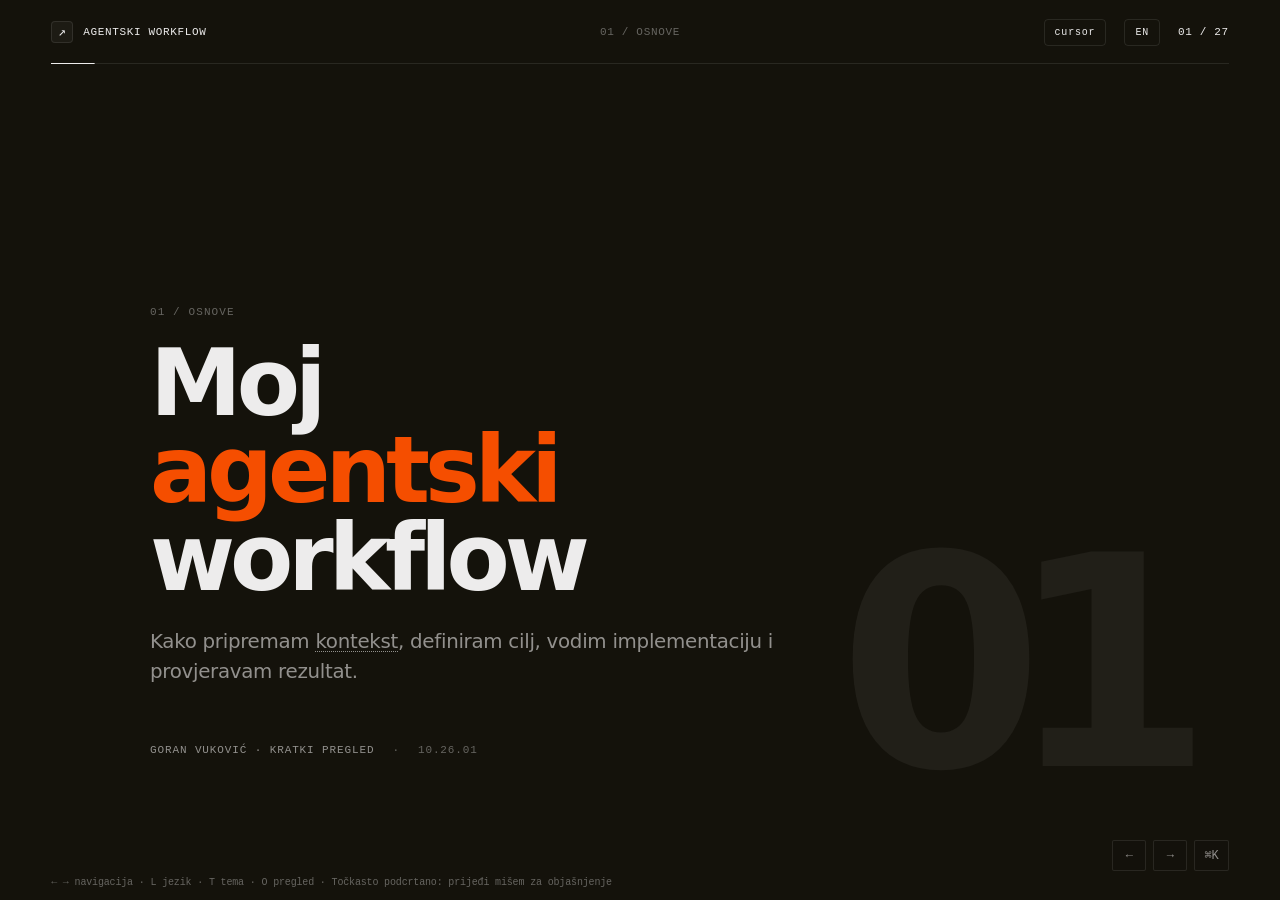
<file: index.html>
<!doctype html>
<html lang="hr" data-theme="cursor-dark">
  <head>
    <meta charset="utf-8" />
    <meta name="viewport" content="width=device-width, initial-scale=1" />
    <meta name="theme-color" id="theme-color" content="#14120b" />
    <meta name="description" content="Moj agentski workflow: od modela i konteksta do planiranja, fokusiranih faza, provjere i aktualne dokumentacije." />
    <title>Moj agentski workflow</title>
    <link rel="preconnect" href="https://fonts.googleapis.com" />
    <link rel="preconnect" href="https://fonts.gstatic.com" crossorigin />
    <link href="https://fonts.googleapis.com/css2?family=DM+Mono:wght@400;500&family=DM+Sans:wght@400;500;600;700&family=Space+Grotesk:wght@500;600;700&display=swap" rel="stylesheet" />
    <link rel="stylesheet" href="styles.css?v=tree" />
    <link rel="stylesheet" href="themes/cursor-dark.css?v=tree" />
  </head>
  <body>
    <main id="deck" aria-live="polite"></main>

    <div class="chrome">
      <div class="chrome__brand"><span class="brand-mark">↗</span><span data-ui="brand">agentski workflow</span></div>
      <div class="chrome__section" id="section-label"></div>
      <div class="chrome__right">
        <button class="theme-toggle" id="theme-toggle" type="button" aria-label="Promijeni temu">tema</button>
        <button class="lang-toggle" id="lang-toggle" type="button" aria-label="Prebaci na engleski">EN</button>
        <span class="slide-count" id="slide-count">01 / 27</span>
      </div>
    </div>

    <div class="progress" aria-hidden="true"><span id="progress-bar"></span></div>

    <nav class="controls" aria-label="Kontrole prezentacije">
      <button id="prev" type="button" aria-label="Prethodni slajd">←</button>
      <button id="next" type="button" aria-label="Sljedeći slajd">→</button>
      <button id="overview" type="button" aria-label="Otvori pregled slajdova">⌘K</button>
    </nav>

    <div class="hint" id="hint">← → navigacija&nbsp;&nbsp; · &nbsp;L jezik&nbsp;&nbsp; · &nbsp;T tema&nbsp;&nbsp; · &nbsp;O pregled</div>
    <div class="overview" id="overview-panel" aria-hidden="true">
      <div class="overview__inner">
        <div class="overview__top"><span data-ui="overviewTitle">Pregled</span><button id="close-overview" type="button">Esc</button></div>
        <div class="overview__grid" id="overview-grid"></div>
      </div>
    </div>

    <script src="dictionary.js"></script>
    <script src="glossary.js"></script>
    <script src="script.js"></script>
  </body>
</html>
</file>
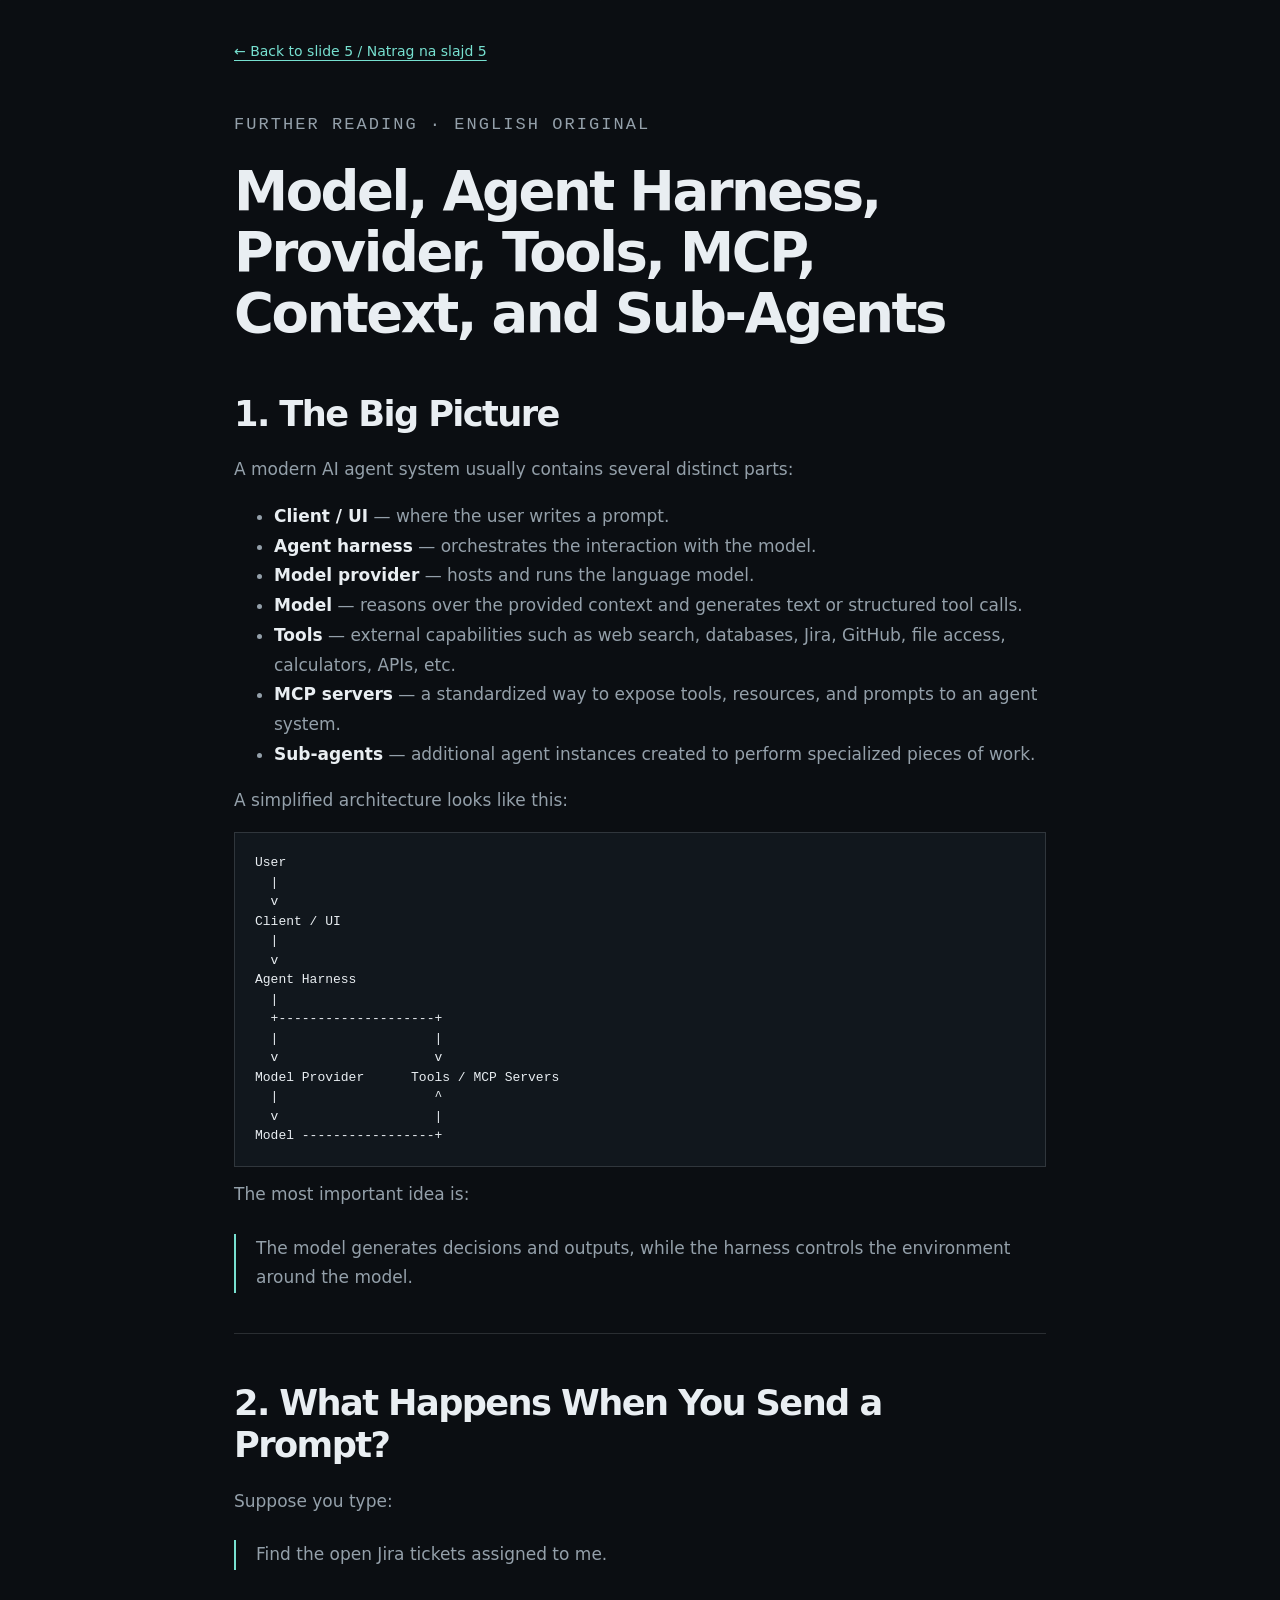
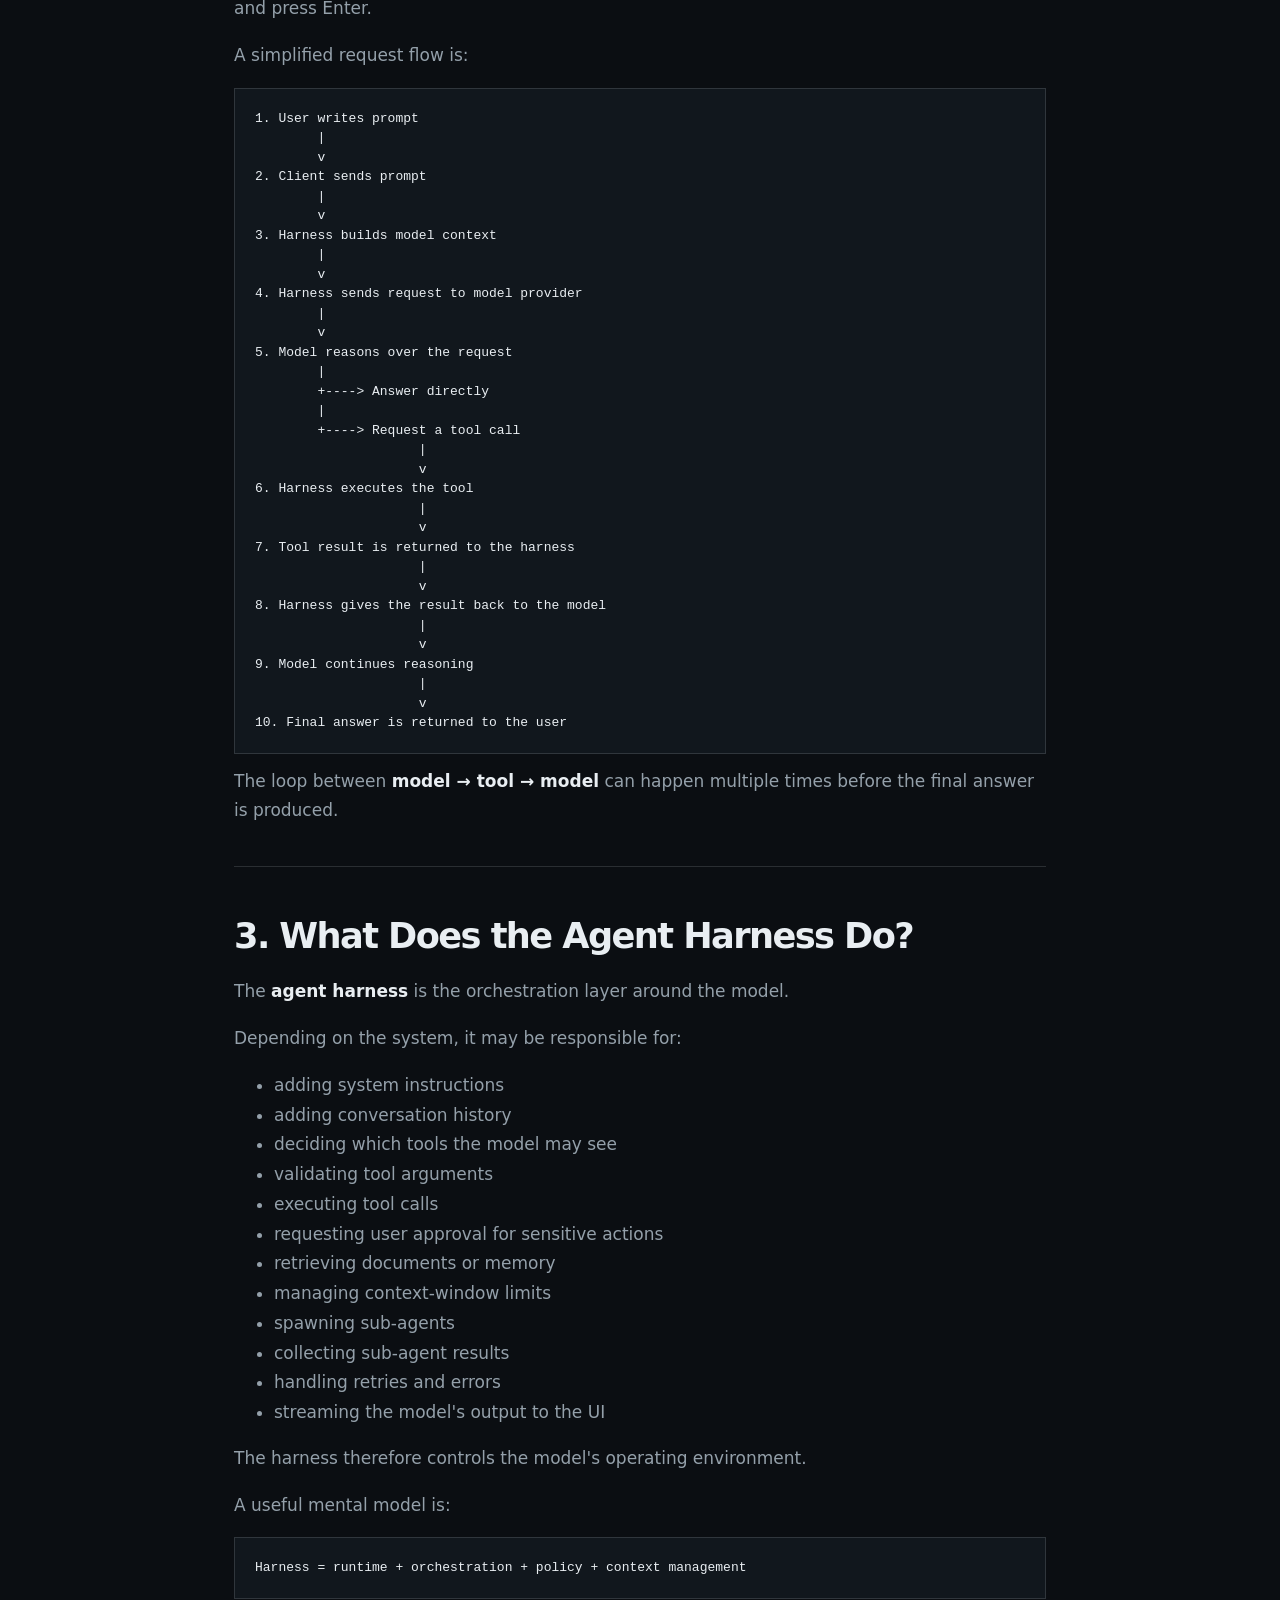
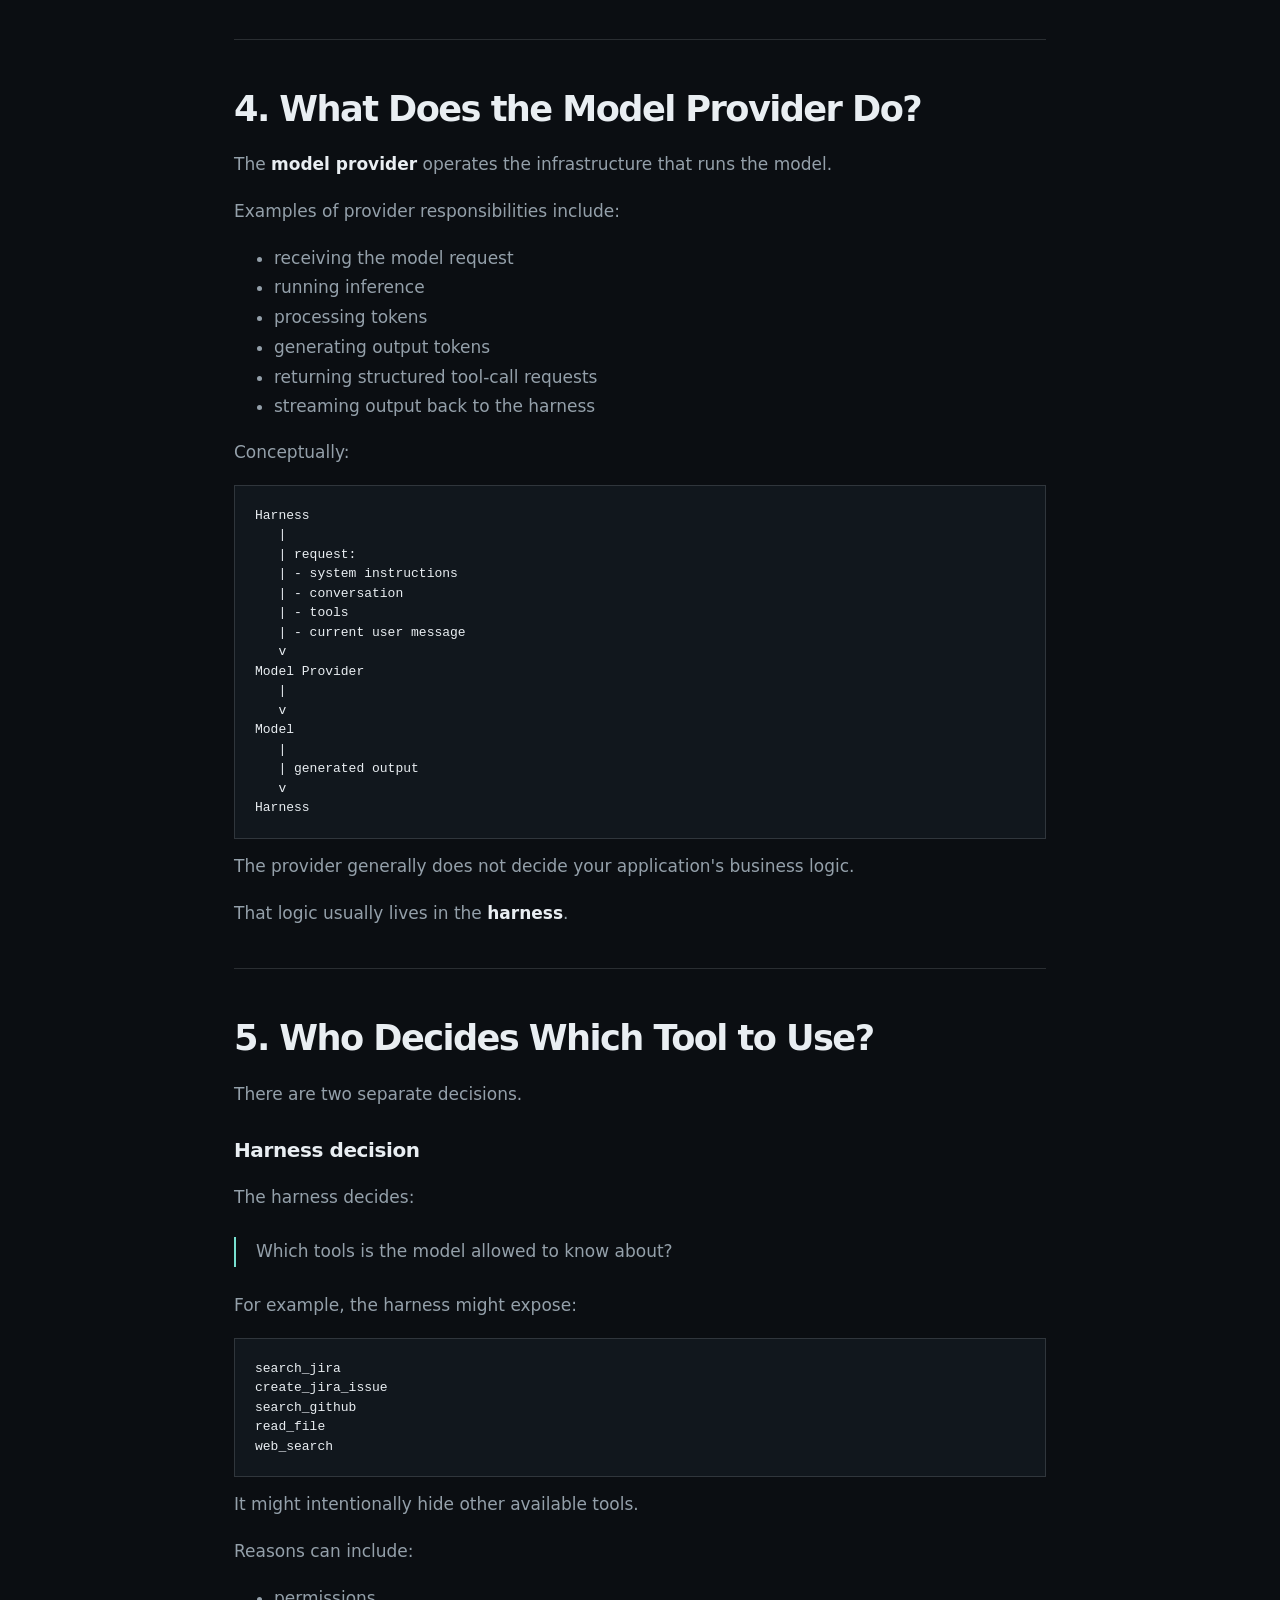
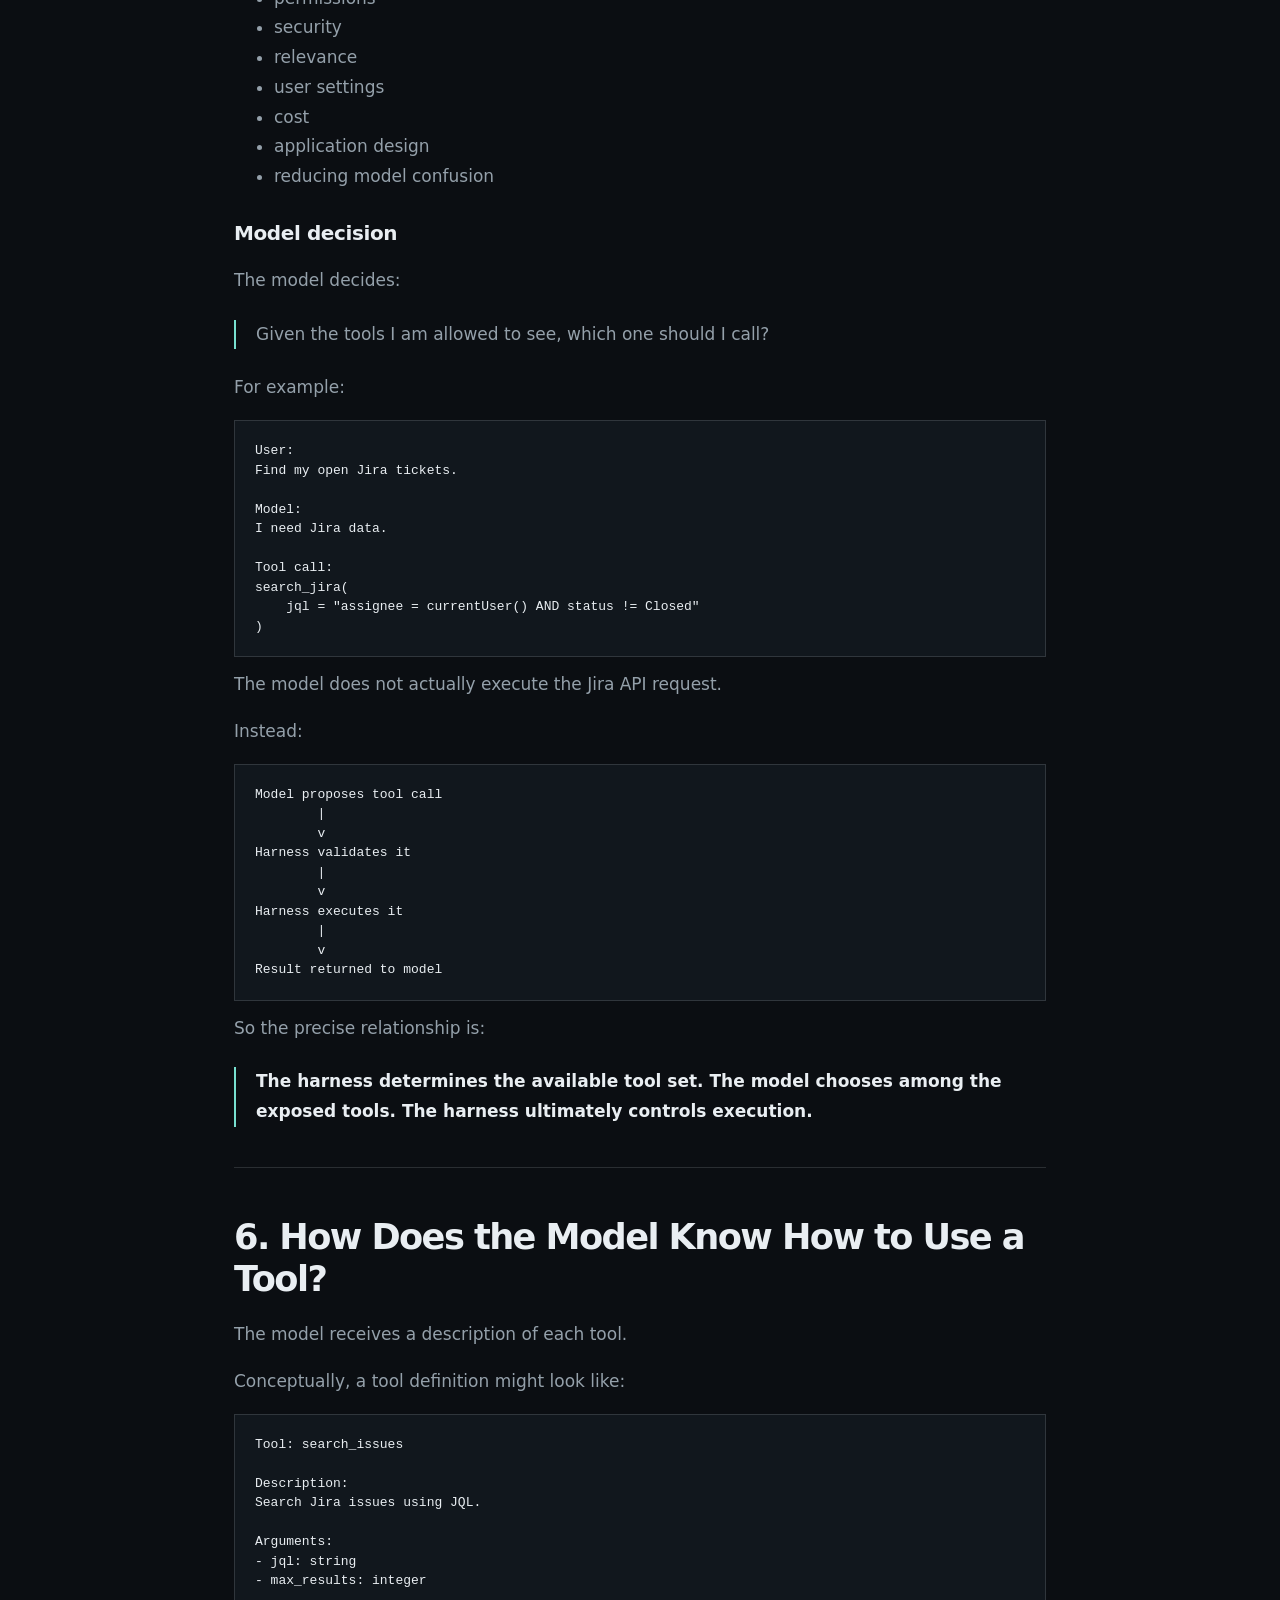
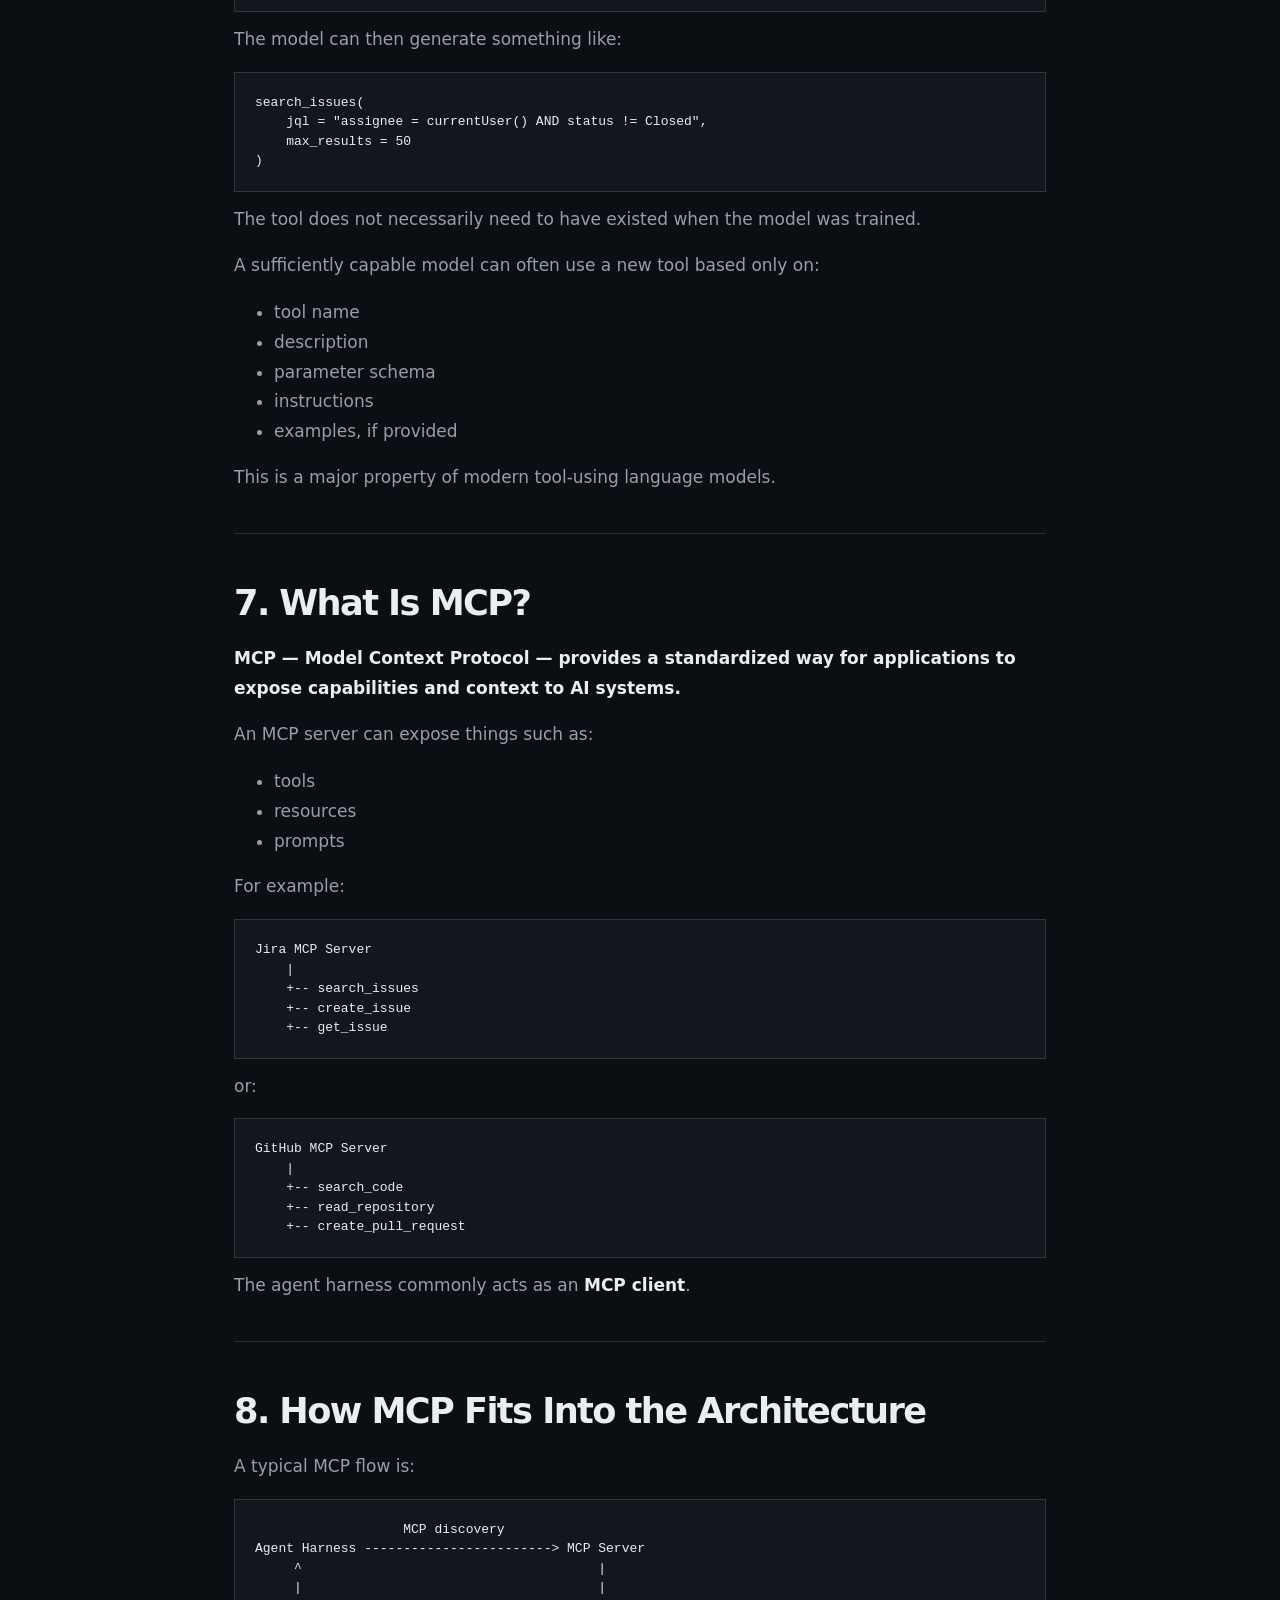
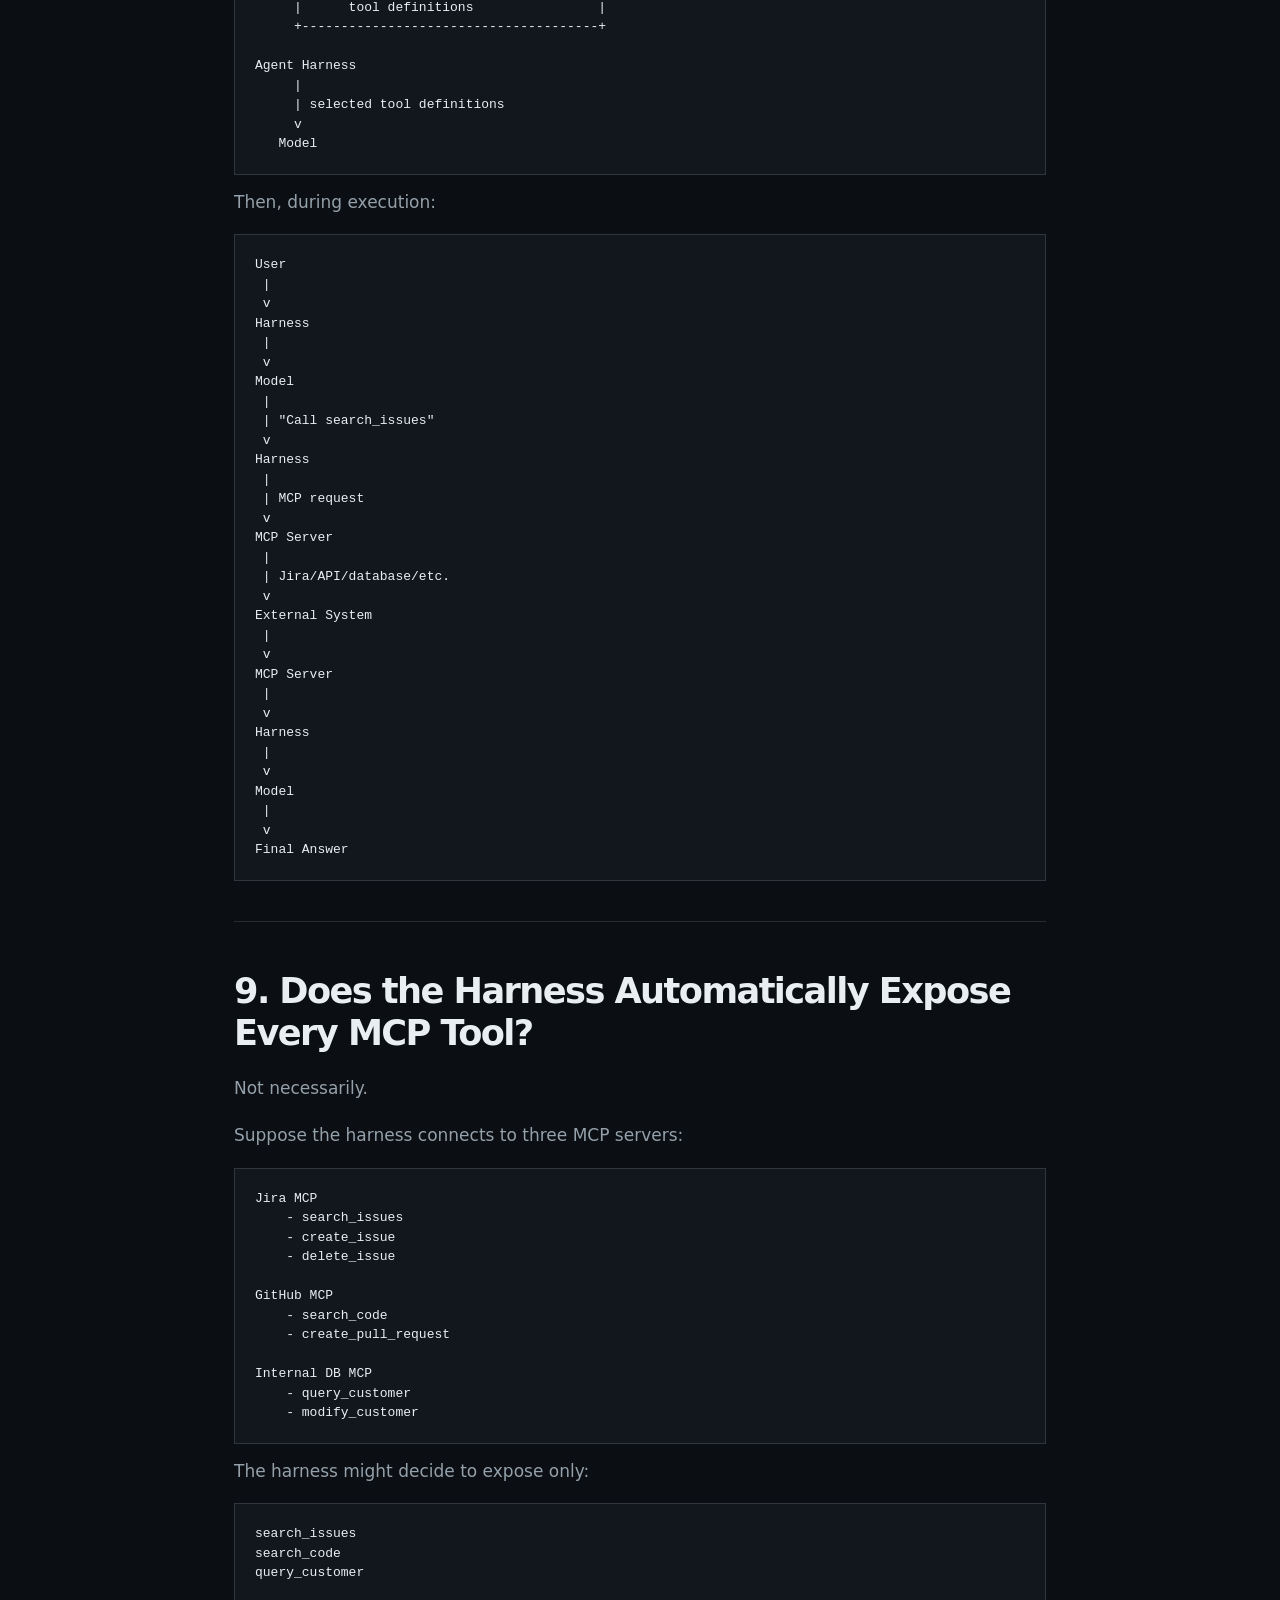
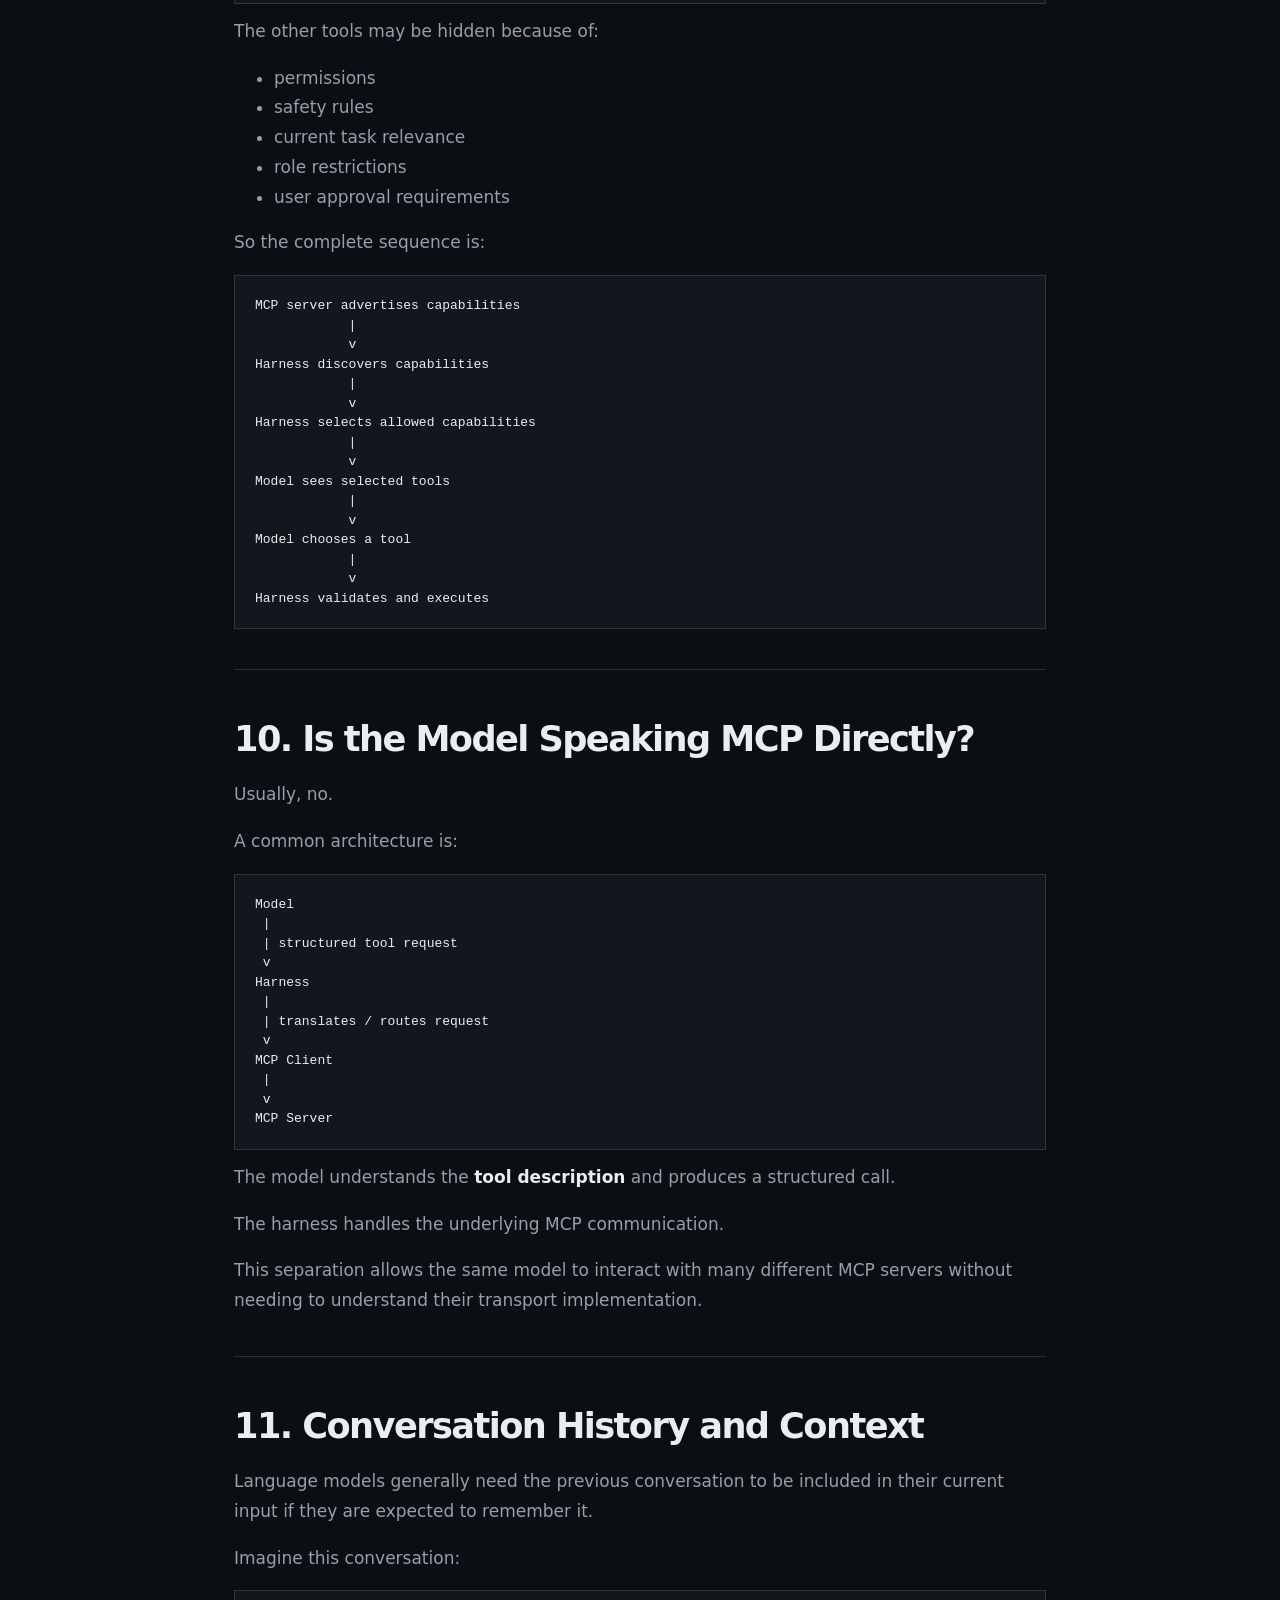
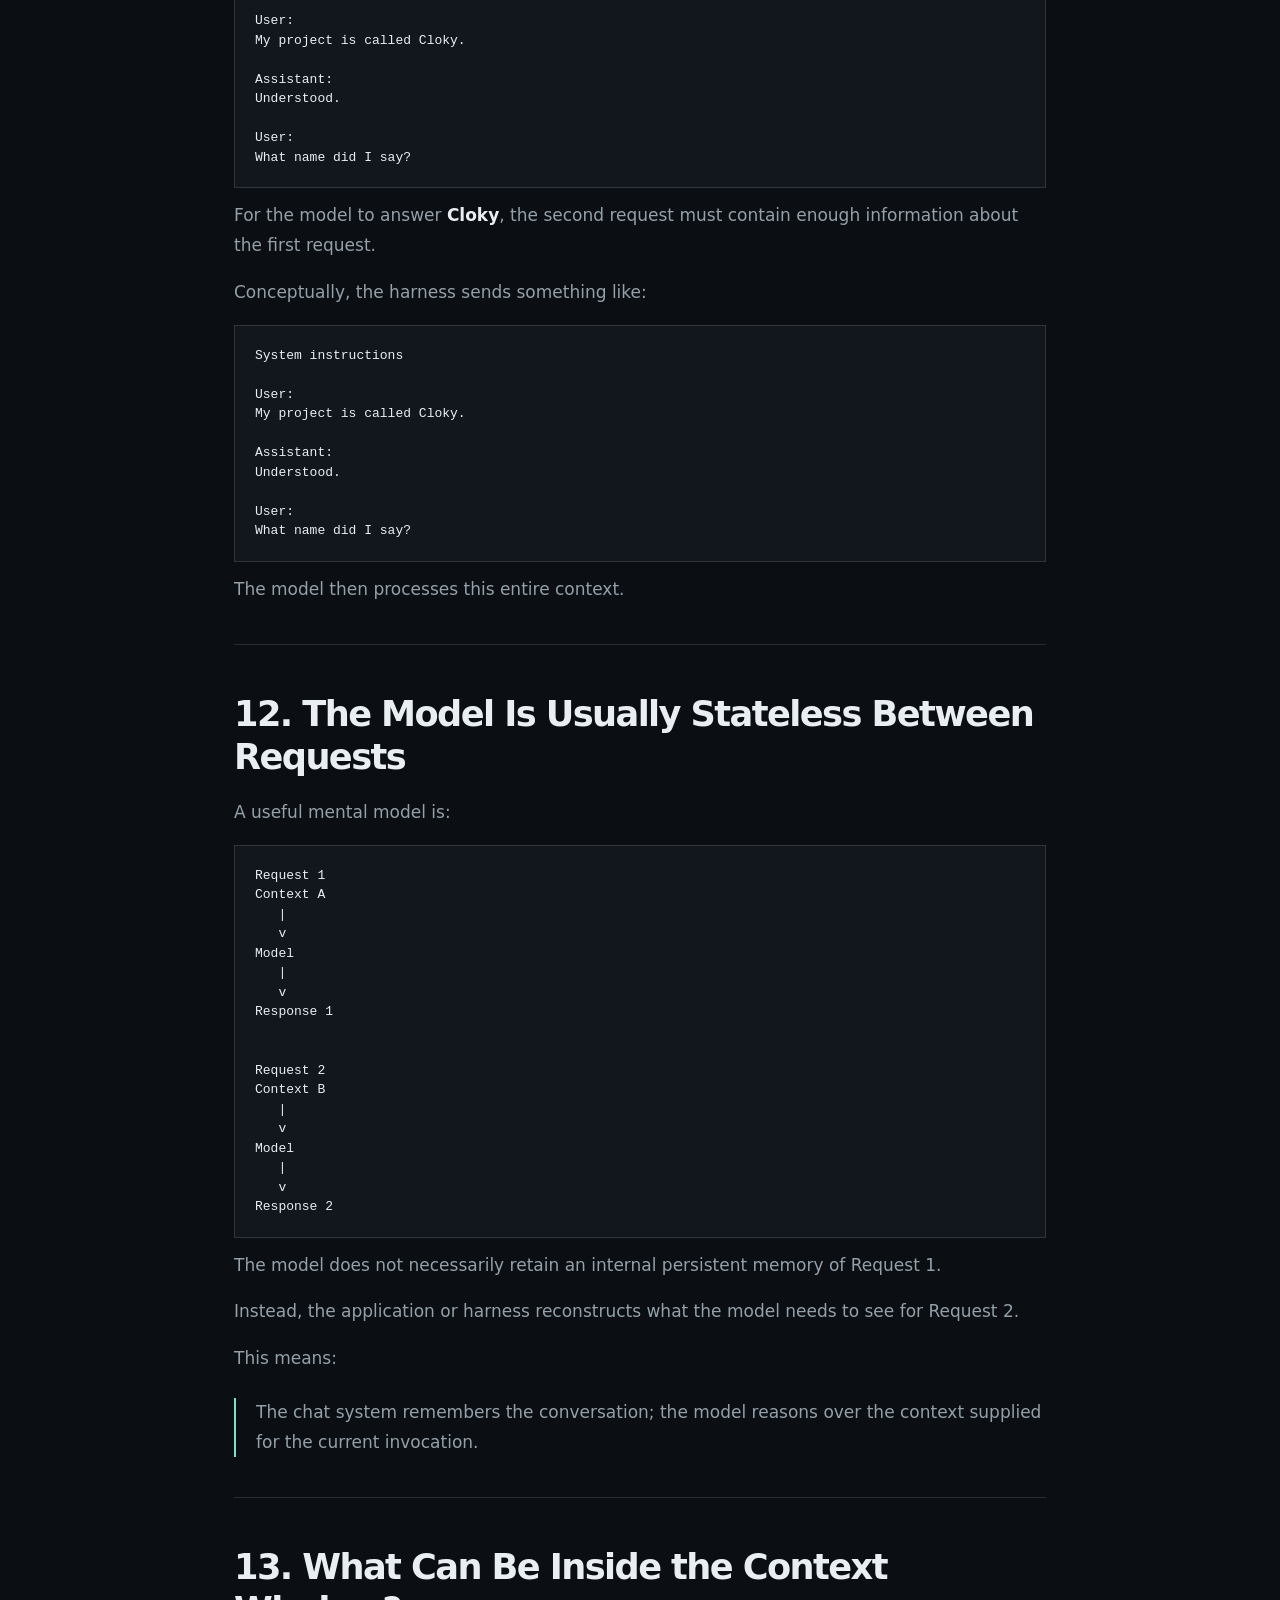
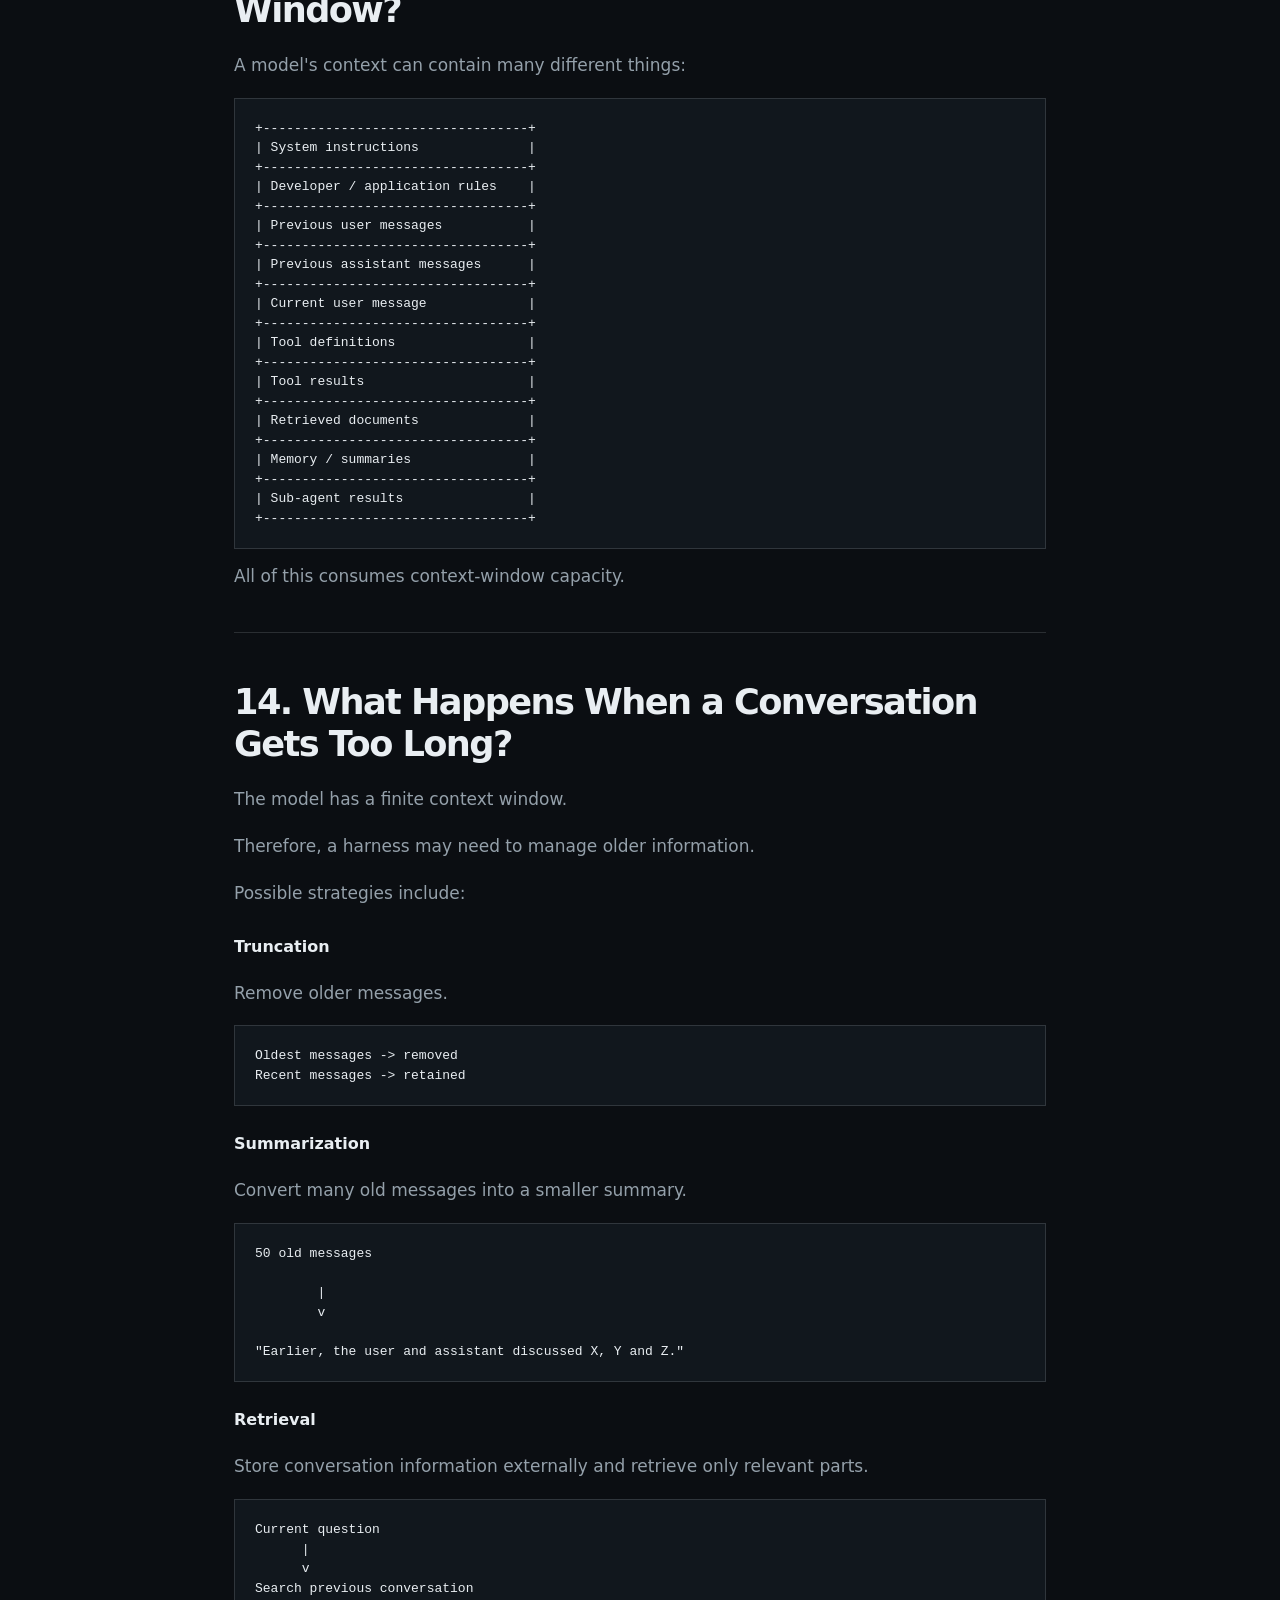
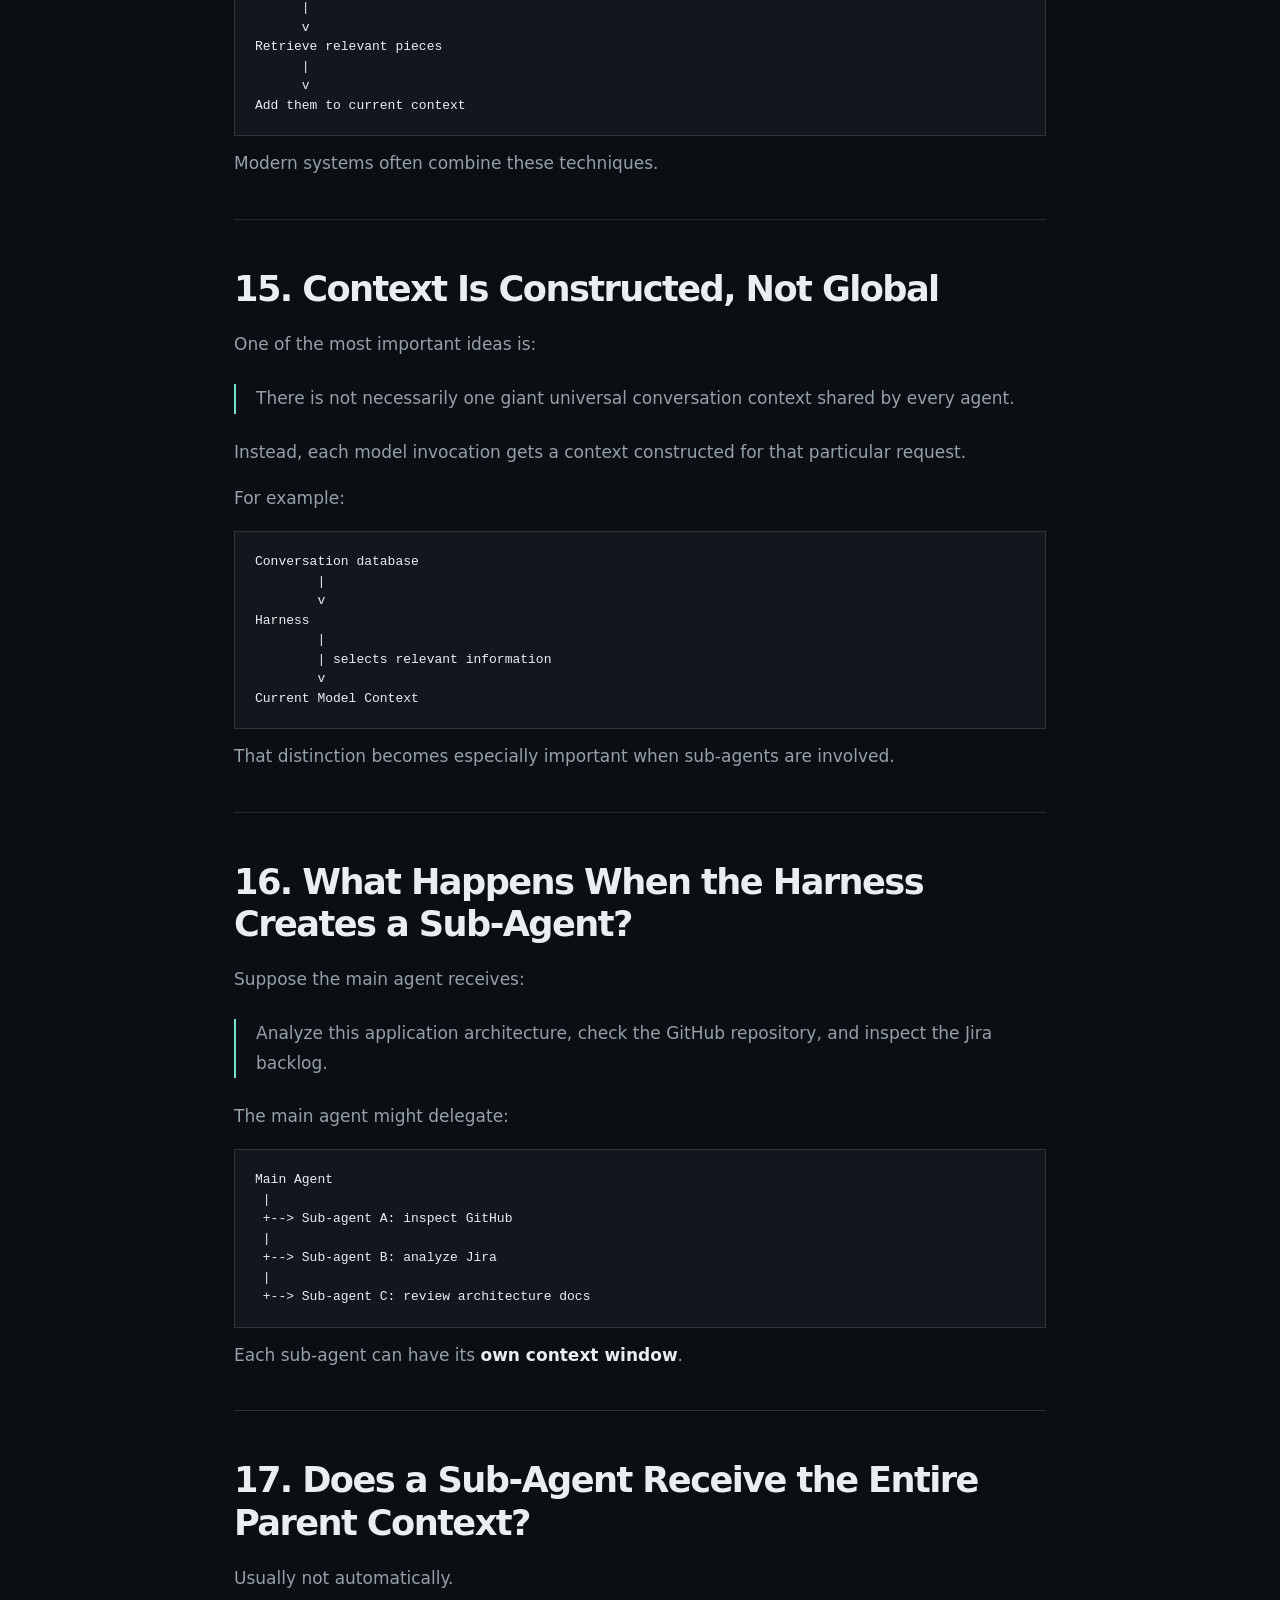
<file: model-agent-harness-mcp-context-guide.html>
<!doctype html>
<html lang="en">
<head>
  <meta charset="utf-8">
  <meta name="viewport" content="width=device-width, initial-scale=1">
  <title>Model, Agent Harness, MCP and Context — Process guide</title>
  <link rel="stylesheet" href="styles.css">
  <link rel="stylesheet" href="guide.css">
</head>
<body class="guide">
  <main>
    <nav aria-label="Guide navigation"><a href="index.html?slide=5">← Back to slide 5 / Natrag na slajd 5</a></nav>
    <p class="eyebrow">Further reading · English original</p>
    <article><h1 id="model-agent-harness-provider-tools-mcp-context-and-sub-agents">Model, Agent Harness, Provider, Tools, MCP, Context, and Sub-Agents</h1>
<h2 id="1-the-big-picture">1. The Big Picture</h2>
<p>A modern AI agent system usually contains several distinct parts:</p>
<ul>
<li><strong>Client / UI</strong> — where the user writes a prompt.</li>
<li><strong>Agent harness</strong> — orchestrates the interaction with the model.</li>
<li><strong>Model provider</strong> — hosts and runs the language model.</li>
<li><strong>Model</strong> — reasons over the provided context and generates text or structured tool calls.</li>
<li><strong>Tools</strong> — external capabilities such as web search, databases, Jira, GitHub, file access, calculators, APIs, etc.</li>
<li><strong>MCP servers</strong> — a standardized way to expose tools, resources, and prompts to an agent system.</li>
<li><strong>Sub-agents</strong> — additional agent instances created to perform specialized pieces of work.</li>
</ul>
<p>A simplified architecture looks like this:</p>
<pre><code class="language-text">User
  |
  v
Client / UI
  |
  v
Agent Harness
  |
  +--------------------+
  |                    |
  v                    v
Model Provider      Tools / MCP Servers
  |                    ^
  v                    |
Model -----------------+
</code></pre>
<p>The most important idea is:</p>
<blockquote>
<p>The model generates decisions and outputs, while the harness controls the environment around the model.</p>
</blockquote>
<hr />
<h2 id="2-what-happens-when-you-send-a-prompt">2. What Happens When You Send a Prompt?</h2>
<p>Suppose you type:</p>
<blockquote>
<p>Find the open Jira tickets assigned to me.</p>
</blockquote>
<p>and press Enter.</p>
<p>A simplified request flow is:</p>
<pre><code class="language-text">1. User writes prompt
        |
        v
2. Client sends prompt
        |
        v
3. Harness builds model context
        |
        v
4. Harness sends request to model provider
        |
        v
5. Model reasons over the request
        |
        +----&gt; Answer directly
        |
        +----&gt; Request a tool call
                     |
                     v
6. Harness executes the tool
                     |
                     v
7. Tool result is returned to the harness
                     |
                     v
8. Harness gives the result back to the model
                     |
                     v
9. Model continues reasoning
                     |
                     v
10. Final answer is returned to the user
</code></pre>
<p>The loop between <strong>model → tool → model</strong> can happen multiple times before the final answer is produced.</p>
<hr />
<h2 id="3-what-does-the-agent-harness-do">3. What Does the Agent Harness Do?</h2>
<p>The <strong>agent harness</strong> is the orchestration layer around the model.</p>
<p>Depending on the system, it may be responsible for:</p>
<ul>
<li>adding system instructions</li>
<li>adding conversation history</li>
<li>deciding which tools the model may see</li>
<li>validating tool arguments</li>
<li>executing tool calls</li>
<li>requesting user approval for sensitive actions</li>
<li>retrieving documents or memory</li>
<li>managing context-window limits</li>
<li>spawning sub-agents</li>
<li>collecting sub-agent results</li>
<li>handling retries and errors</li>
<li>streaming the model's output to the UI</li>
</ul>
<p>The harness therefore controls the model's operating environment.</p>
<p>A useful mental model is:</p>
<pre><code class="language-text">Harness = runtime + orchestration + policy + context management
</code></pre>
<hr />
<h2 id="4-what-does-the-model-provider-do">4. What Does the Model Provider Do?</h2>
<p>The <strong>model provider</strong> operates the infrastructure that runs the model.</p>
<p>Examples of provider responsibilities include:</p>
<ul>
<li>receiving the model request</li>
<li>running inference</li>
<li>processing tokens</li>
<li>generating output tokens</li>
<li>returning structured tool-call requests</li>
<li>streaming output back to the harness</li>
</ul>
<p>Conceptually:</p>
<pre><code class="language-text">Harness
   |
   | request:
   | - system instructions
   | - conversation
   | - tools
   | - current user message
   v
Model Provider
   |
   v
Model
   |
   | generated output
   v
Harness
</code></pre>
<p>The provider generally does not decide your application's business logic.</p>
<p>That logic usually lives in the <strong>harness</strong>.</p>
<hr />
<h2 id="5-who-decides-which-tool-to-use">5. Who Decides Which Tool to Use?</h2>
<p>There are two separate decisions.</p>
<h3 id="harness-decision">Harness decision</h3>
<p>The harness decides:</p>
<blockquote>
<p>Which tools is the model allowed to know about?</p>
</blockquote>
<p>For example, the harness might expose:</p>
<pre><code class="language-text">search_jira
create_jira_issue
search_github
read_file
web_search
</code></pre>
<p>It might intentionally hide other available tools.</p>
<p>Reasons can include:</p>
<ul>
<li>permissions</li>
<li>security</li>
<li>relevance</li>
<li>user settings</li>
<li>cost</li>
<li>application design</li>
<li>reducing model confusion</li>
</ul>
<h3 id="model-decision">Model decision</h3>
<p>The model decides:</p>
<blockquote>
<p>Given the tools I am allowed to see, which one should I call?</p>
</blockquote>
<p>For example:</p>
<pre><code class="language-text">User:
Find my open Jira tickets.

Model:
I need Jira data.

Tool call:
search_jira(
    jql = &quot;assignee = currentUser() AND status != Closed&quot;
)
</code></pre>
<p>The model does not actually execute the Jira API request.</p>
<p>Instead:</p>
<pre><code class="language-text">Model proposes tool call
        |
        v
Harness validates it
        |
        v
Harness executes it
        |
        v
Result returned to model
</code></pre>
<p>So the precise relationship is:</p>
<blockquote>
<p><strong>The harness determines the available tool set. The model chooses among the exposed tools. The harness ultimately controls execution.</strong></p>
</blockquote>
<hr />
<h2 id="6-how-does-the-model-know-how-to-use-a-tool">6. How Does the Model Know How to Use a Tool?</h2>
<p>The model receives a description of each tool.</p>
<p>Conceptually, a tool definition might look like:</p>
<pre><code class="language-text">Tool: search_issues

Description:
Search Jira issues using JQL.

Arguments:
- jql: string
- max_results: integer
</code></pre>
<p>The model can then generate something like:</p>
<pre><code class="language-text">search_issues(
    jql = &quot;assignee = currentUser() AND status != Closed&quot;,
    max_results = 50
)
</code></pre>
<p>The tool does not necessarily need to have existed when the model was trained.</p>
<p>A sufficiently capable model can often use a new tool based only on:</p>
<ul>
<li>tool name</li>
<li>description</li>
<li>parameter schema</li>
<li>instructions</li>
<li>examples, if provided</li>
</ul>
<p>This is a major property of modern tool-using language models.</p>
<hr />
<h2 id="7-what-is-mcp">7. What Is MCP?</h2>
<p><strong>MCP — Model Context Protocol — provides a standardized way for applications to expose capabilities and context to AI systems.</strong></p>
<p>An MCP server can expose things such as:</p>
<ul>
<li>tools</li>
<li>resources</li>
<li>prompts</li>
</ul>
<p>For example:</p>
<pre><code class="language-text">Jira MCP Server
    |
    +-- search_issues
    +-- create_issue
    +-- get_issue
</code></pre>
<p>or:</p>
<pre><code class="language-text">GitHub MCP Server
    |
    +-- search_code
    +-- read_repository
    +-- create_pull_request
</code></pre>
<p>The agent harness commonly acts as an <strong>MCP client</strong>.</p>
<hr />
<h2 id="8-how-mcp-fits-into-the-architecture">8. How MCP Fits Into the Architecture</h2>
<p>A typical MCP flow is:</p>
<pre><code class="language-text">                   MCP discovery
Agent Harness ------------------------&gt; MCP Server
     ^                                      |
     |                                      |
     |      tool definitions                |
     +--------------------------------------+

Agent Harness
     |
     | selected tool definitions
     v
   Model
</code></pre>
<p>Then, during execution:</p>
<pre><code class="language-text">User
 |
 v
Harness
 |
 v
Model
 |
 | &quot;Call search_issues&quot;
 v
Harness
 |
 | MCP request
 v
MCP Server
 |
 | Jira/API/database/etc.
 v
External System
 |
 v
MCP Server
 |
 v
Harness
 |
 v
Model
 |
 v
Final Answer
</code></pre>
<hr />
<h2 id="9-does-the-harness-automatically-expose-every-mcp-tool">9. Does the Harness Automatically Expose Every MCP Tool?</h2>
<p>Not necessarily.</p>
<p>Suppose the harness connects to three MCP servers:</p>
<pre><code class="language-text">Jira MCP
    - search_issues
    - create_issue
    - delete_issue

GitHub MCP
    - search_code
    - create_pull_request

Internal DB MCP
    - query_customer
    - modify_customer
</code></pre>
<p>The harness might decide to expose only:</p>
<pre><code class="language-text">search_issues
search_code
query_customer
</code></pre>
<p>The other tools may be hidden because of:</p>
<ul>
<li>permissions</li>
<li>safety rules</li>
<li>current task relevance</li>
<li>role restrictions</li>
<li>user approval requirements</li>
</ul>
<p>So the complete sequence is:</p>
<pre><code class="language-text">MCP server advertises capabilities
            |
            v
Harness discovers capabilities
            |
            v
Harness selects allowed capabilities
            |
            v
Model sees selected tools
            |
            v
Model chooses a tool
            |
            v
Harness validates and executes
</code></pre>
<hr />
<h2 id="10-is-the-model-speaking-mcp-directly">10. Is the Model Speaking MCP Directly?</h2>
<p>Usually, no.</p>
<p>A common architecture is:</p>
<pre><code class="language-text">Model
 |
 | structured tool request
 v
Harness
 |
 | translates / routes request
 v
MCP Client
 |
 v
MCP Server
</code></pre>
<p>The model understands the <strong>tool description</strong> and produces a structured call.</p>
<p>The harness handles the underlying MCP communication.</p>
<p>This separation allows the same model to interact with many different MCP servers without needing to understand their transport implementation.</p>
<hr />
<h2 id="11-conversation-history-and-context">11. Conversation History and Context</h2>
<p>Language models generally need the previous conversation to be included in their current input if they are expected to remember it.</p>
<p>Imagine this conversation:</p>
<pre><code class="language-text">User:
My project is called Cloky.

Assistant:
Understood.

User:
What name did I say?
</code></pre>
<p>For the model to answer <strong>Cloky</strong>, the second request must contain enough information about the first request.</p>
<p>Conceptually, the harness sends something like:</p>
<pre><code class="language-text">System instructions

User:
My project is called Cloky.

Assistant:
Understood.

User:
What name did I say?
</code></pre>
<p>The model then processes this entire context.</p>
<hr />
<h2 id="12-the-model-is-usually-stateless-between-requests">12. The Model Is Usually Stateless Between Requests</h2>
<p>A useful mental model is:</p>
<pre><code class="language-text">Request 1
Context A
   |
   v
Model
   |
   v
Response 1


Request 2
Context B
   |
   v
Model
   |
   v
Response 2
</code></pre>
<p>The model does not necessarily retain an internal persistent memory of Request 1.</p>
<p>Instead, the application or harness reconstructs what the model needs to see for Request 2.</p>
<p>This means:</p>
<blockquote>
<p>The chat system remembers the conversation; the model reasons over the context supplied for the current invocation.</p>
</blockquote>
<hr />
<h2 id="13-what-can-be-inside-the-context-window">13. What Can Be Inside the Context Window?</h2>
<p>A model's context can contain many different things:</p>
<pre><code class="language-text">+----------------------------------+
| System instructions              |
+----------------------------------+
| Developer / application rules    |
+----------------------------------+
| Previous user messages           |
+----------------------------------+
| Previous assistant messages      |
+----------------------------------+
| Current user message             |
+----------------------------------+
| Tool definitions                 |
+----------------------------------+
| Tool results                     |
+----------------------------------+
| Retrieved documents              |
+----------------------------------+
| Memory / summaries               |
+----------------------------------+
| Sub-agent results                |
+----------------------------------+
</code></pre>
<p>All of this consumes context-window capacity.</p>
<hr />
<h2 id="14-what-happens-when-a-conversation-gets-too-long">14. What Happens When a Conversation Gets Too Long?</h2>
<p>The model has a finite context window.</p>
<p>Therefore, a harness may need to manage older information.</p>
<p>Possible strategies include:</p>
<h4 id="truncation">Truncation</h4>
<p>Remove older messages.</p>
<pre><code class="language-text">Oldest messages -&gt; removed
Recent messages -&gt; retained
</code></pre>
<h4 id="summarization">Summarization</h4>
<p>Convert many old messages into a smaller summary.</p>
<pre><code class="language-text">50 old messages

        |
        v

&quot;Earlier, the user and assistant discussed X, Y and Z.&quot;
</code></pre>
<h4 id="retrieval">Retrieval</h4>
<p>Store conversation information externally and retrieve only relevant parts.</p>
<pre><code class="language-text">Current question
      |
      v
Search previous conversation
      |
      v
Retrieve relevant pieces
      |
      v
Add them to current context
</code></pre>
<p>Modern systems often combine these techniques.</p>
<hr />
<h2 id="15-context-is-constructed-not-global">15. Context Is Constructed, Not Global</h2>
<p>One of the most important ideas is:</p>
<blockquote>
<p>There is not necessarily one giant universal conversation context shared by every agent.</p>
</blockquote>
<p>Instead, each model invocation gets a context constructed for that particular request.</p>
<p>For example:</p>
<pre><code class="language-text">Conversation database
        |
        v
Harness
        |
        | selects relevant information
        v
Current Model Context
</code></pre>
<p>That distinction becomes especially important when sub-agents are involved.</p>
<hr />
<h2 id="16-what-happens-when-the-harness-creates-a-sub-agent">16. What Happens When the Harness Creates a Sub-Agent?</h2>
<p>Suppose the main agent receives:</p>
<blockquote>
<p>Analyze this application architecture, check the GitHub repository, and inspect the Jira backlog.</p>
</blockquote>
<p>The main agent might delegate:</p>
<pre><code class="language-text">Main Agent
 |
 +--&gt; Sub-agent A: inspect GitHub
 |
 +--&gt; Sub-agent B: analyze Jira
 |
 +--&gt; Sub-agent C: review architecture docs
</code></pre>
<p>Each sub-agent can have its <strong>own context window</strong>.</p>
<hr />
<h2 id="17-does-a-sub-agent-receive-the-entire-parent-context">17. Does a Sub-Agent Receive the Entire Parent Context?</h2>
<p>Usually not automatically.</p>
<p>Instead, the parent agent or harness commonly constructs a task-specific context.</p>
<p>For example:</p>
<pre><code class="language-text">Parent context:

- 100 previous chat messages
- project documentation
- Jira data
- GitHub data
- user preferences
- multiple tools
</code></pre>
<p>The GitHub sub-agent might receive only:</p>
<pre><code class="language-text">Task:
Inspect repository architecture.

Relevant information:
- repository name
- target branch
- architecture question

Available tools:
- GitHub search
- GitHub file reader
</code></pre>
<p>The Jira sub-agent might instead receive:</p>
<pre><code class="language-text">Task:
Find high-priority unresolved issues.

Relevant information:
- Jira project key
- required statuses

Available tools:
- Jira search
</code></pre>
<p>This creates isolation between tasks.</p>
<hr />
<h2 id="18-why-give-sub-agents-separate-contexts">18. Why Give Sub-Agents Separate Contexts?</h2>
<p>Separate contexts have several advantages.</p>
<h3 id="lower-token-usage">Lower token usage</h3>
<p>The sub-agent receives only what it needs.</p>
<h3 id="less-distraction">Less distraction</h3>
<p>Irrelevant conversation does not interfere with the task.</p>
<h3 id="better-specialization">Better specialization</h3>
<p>The sub-agent can receive specialized instructions and tools.</p>
<h3 id="parallelization">Parallelization</h3>
<p>Multiple sub-agents can work independently.</p>
<h3 id="security">Security</h3>
<p>Sensitive information can be withheld from sub-agents that do not need it.</p>
<hr />
<h2 id="19-how-does-the-sub-agent-return-its-work">19. How Does the Sub-Agent Return Its Work?</h2>
<p>A typical pattern is:</p>
<pre><code class="language-text">Parent Agent
     |
     | delegated task
     v
Sub-Agent
     |
     | uses tools
     | reasons
     | gathers information
     v
Sub-Agent Result
     |
     v
Parent Agent
</code></pre>
<p>The parent generally does not need the sub-agent's entire internal context.</p>
<p>Instead, the sub-agent might return something like:</p>
<pre><code class="language-text">Result:
The repository uses MVVM.
Networking is implemented using Ktor.
There are three architecture violations in module X.
</code></pre>
<p>That result then becomes part of the parent's context.</p>
<hr />
<h2 id="20-multi-agent-example">20. Multi-Agent Example</h2>
<p>Imagine this request:</p>
<blockquote>
<p>Review my mobile application project and tell me what should be improved.</p>
</blockquote>
<p>A harness could orchestrate:</p>
<pre><code class="language-text">                         User
                           |
                           v
                      Main Agent
                           |
          +----------------+----------------+
          |                |                |
          v                v                v
   GitHub Agent       Jira Agent       Docs Agent
          |                |                |
          v                v                v
   inspect code       inspect issues   inspect docs
          |                |                |
          +----------------+----------------+
                           |
                           v
                    Main Agent Context
                           |
                           v
                      Final Answer
</code></pre>
<p>Each sub-agent has its own context and potentially its own set of tools.</p>
<hr />
<h2 id="21-full-end-to-end-architecture">21. Full End-to-End Architecture</h2>
<p>Putting everything together:</p>
<pre><code class="language-text">                         USER
                           |
                           v
                      Client / UI
                           |
                           v
                    AGENT HARNESS
                           |
            +--------------+--------------+
            |                             |
            | Build context               | Discover tools
            |                             |
            v                             v
       Model Provider                 MCP Servers
            |                             |
            v                             |
           MODEL &lt;------------------------+
            |
            | decide:
            | answer OR tool call
            |
            v
        Tool Request
            |
            v
     Harness Validation
            |
            +----------------------------+
            |                            |
            v                            v
      Local/API Tool                 MCP Tool
            |                            |
            v                            v
         Result                       Result
            |                            |
            +-------------+--------------+
                          |
                          v
                        MODEL
                          |
                 possibly more tools
                          |
                          v
                     Final Answer
                          |
                          v
                        USER
</code></pre>
<hr />
<h2 id="22-a-more-precise-mental-model">22. A More Precise Mental Model</h2>
<p>The responsibilities can be summarized like this.</p>
<h3 id="client">Client</h3>
<blockquote>
<p>"Capture the user's input and display the result."</p>
</blockquote>
<h3 id="harness">Harness</h3>
<blockquote>
<p>"Construct the environment in which the model operates."</p>
</blockquote>
<h3 id="model">Model</h3>
<blockquote>
<p>"Given this context and these available capabilities, determine what to do next."</p>
</blockquote>
<h3 id="model-provider">Model Provider</h3>
<blockquote>
<p>"Run the model and return its generated output."</p>
</blockquote>
<h3 id="tool">Tool</h3>
<blockquote>
<p>"Perform some external operation."</p>
</blockquote>
<h3 id="mcp">MCP</h3>
<blockquote>
<p>"Standardize how capabilities and context can be exposed to AI applications."</p>
</blockquote>
<h3 id="mcp-server">MCP Server</h3>
<blockquote>
<p>"Expose specific tools/resources/prompts and connect them to real systems."</p>
</blockquote>
<h3 id="sub-agent">Sub-Agent</h3>
<blockquote>
<p>"Perform a delegated task using its own instructions, context, and tools."</p>
</blockquote>
<hr />
<h2 id="23-the-three-most-important-boundaries">23. The Three Most Important Boundaries</h2>
<h3 id="boundary-1-harness-vs-model">Boundary 1 — Harness vs Model</h3>
<p>The model <strong>proposes</strong> actions.</p>
<p>The harness <strong>controls</strong> whether those actions can actually happen.</p>
<pre><code class="language-text">Model: &quot;I want to call tool X.&quot;

Harness: &quot;Is X allowed? Are the arguments valid? Does this require approval?&quot;
</code></pre>
<hr />
<h3 id="boundary-2-conversation-vs-model-memory">Boundary 2 — Conversation vs Model Memory</h3>
<p>The conversation may persist in the application.</p>
<p>The model usually receives only the context assembled for the current request.</p>
<pre><code class="language-text">Conversation storage
       !=
Model's persistent internal memory
</code></pre>
<hr />
<h3 id="boundary-3-parent-agent-vs-sub-agent">Boundary 3 — Parent Agent vs Sub-Agent</h3>
<p>A sub-agent usually does not automatically inherit the complete parent context.</p>
<p>Instead:</p>
<pre><code class="language-text">Parent context
      |
      v
Relevant subset
      |
      v
Sub-agent context
</code></pre>
<p>The sub-agent performs its work and returns a result.</p>
<hr />
<h2 id="24-short-version">24. Short Version</h2>
<p>If you want one compact explanation, use this:</p>
<blockquote>
<p>When you send a prompt, the agent harness collects the relevant conversation history, instructions, tools, and other context and sends that package to the model provider. The model reasons over the package and either produces an answer or requests a tool. The harness validates and executes tool requests, possibly through MCP servers, and sends the results back to the model. This loop can repeat several times. If the harness creates a sub-agent, that sub-agent normally receives a separate, task-specific context rather than automatically inheriting the entire parent conversation. When the sub-agent finishes, its result is returned to the parent agent and can become part of the parent's context.</p>
</blockquote>
<hr />
<h2 id="25-one-sentence-mental-model">25. One-Sentence Mental Model</h2>
<blockquote>
<p><strong>The harness builds and controls the environment, the model decides what to do inside that environment, tools perform external work, MCP standardizes how many of those capabilities are exposed, and every agent or sub-agent reasons over the specific context assembled for that invocation.</strong></p>
</blockquote></article>
    <nav aria-label="End of guide"><a href="index.html?slide=5">← Back to slide 5 / Natrag na slajd 5</a> · <a href="model-agent-harness-mcp-context-guide.md" download>Download Markdown</a></nav>
  </main>
</body>
</html>
</file>
<file: styles.css>
:root {
  --ink: #e9eef2;
  --muted: #94a0aa;
  --dim: #67737e;
  --bg: #0b0e12;
  --panel: #11171d;
  --panel-2: #161e25;
  --line: rgba(232, 241, 244, .14);
  --cyan: #77e0d0;
  --cyan-deep: #2ab7aa;
  --amber: #f7b36a;
  --red: #f3797b;
  --blue: #91a8ff;
  --sans: "DM Sans", system-ui, sans-serif;
  --display: "Space Grotesk", system-ui, sans-serif;
  --mono: "DM Mono", ui-monospace, monospace;
}

* { box-sizing: border-box; }
html, body { margin: 0; min-height: 100%; background: var(--bg); color: var(--ink); }
body { font-family: var(--sans); overflow: hidden; }
button { color: inherit; font: inherit; }

body::before {
  content: ""; position: fixed; inset: 0; pointer-events: none; opacity: .23;
  background-image: linear-gradient(rgba(255,255,255,.025) 1px, transparent 1px), linear-gradient(90deg, rgba(255,255,255,.025) 1px, transparent 1px);
  background-size: 60px 60px;
  mask-image: linear-gradient(to bottom, black 0%, transparent 90%);
}

.chrome { position: fixed; z-index: 10; inset: 0 0 auto; height: 68px; padding: 0 4vw; display: flex; align-items: center; justify-content: space-between; font: 500 11px var(--mono); letter-spacing: .08em; text-transform: uppercase; color: var(--muted); }
.chrome__brand { color: var(--ink); display: flex; align-items: center; gap: 10px; }
.brand-mark { display: grid; place-items: center; width: 24px; height: 24px; border: 1px solid var(--cyan); border-radius: 50%; color: var(--cyan); font-size: 15px; }
.chrome__section { position: absolute; left: 50%; transform: translateX(-50%); color: var(--dim); }
.chrome__right { display: flex; align-items: center; gap: 18px; }
.lang-toggle,
.theme-toggle { border: 1px solid var(--line); background: transparent; color: var(--cyan); border-radius: 99px; padding: 8px 11px; font: 500 10px var(--mono); cursor: pointer; letter-spacing: .08em; }
.lang-toggle:hover,
.theme-toggle:hover { border-color: var(--cyan); background: rgba(119,224,208,.08); }
.slide-count { color: var(--ink); }
.progress { position: fixed; z-index: 11; left: 4vw; right: 4vw; top: 67px; height: 1px; background: var(--line); }
.progress span { display: block; height: 2px; background: var(--cyan); transform-origin: left; transition: transform .45s ease; }

#deck { height: 100vh; }
.slide { position: absolute; inset: 0; display: grid; align-items: center; padding: 115px 9vw 95px; opacity: 0; transform: translateY(0); pointer-events: none; transition: opacity .42s ease; overflow-y: auto; }
.slide.active { opacity: 1; pointer-events: auto; }
.slide__inner { width: min(1120px, 100%); margin: 0 auto; }
.eyebrow { margin: 0 0 22px; color: var(--cyan); font: 500 11px var(--mono); letter-spacing: .12em; text-transform: uppercase; }
h1, h2, h3, p { margin-top: 0; }
h1, h2 { font-family: var(--display); letter-spacing: -.045em; }
h1 { max-width: 900px; margin-bottom: 24px; font-size: clamp(3.2rem, 8vw, 8.2rem); line-height: .92; }
h2 { max-width: 930px; margin-bottom: 20px; font-size: clamp(2.3rem, 5vw, 5.7rem); line-height: .94; }
h3 { font: 600 20px/1.1 var(--display); letter-spacing: -.02em; }
.lead { max-width: 690px; color: var(--muted); font-size: clamp(1.05rem, 1.8vw, 1.38rem); line-height: 1.48; }
.body { color: var(--muted); font-size: 16px; line-height: 1.55; }
.accent { color: var(--cyan); }
.amber { color: var(--amber); }
.muted { color: var(--muted); }
.mono { font-family: var(--mono); }
.small { color: var(--dim); font: 11px/1.5 var(--mono); }
.rule { width: 100%; height: 1px; background: var(--line); margin: 35px 0; }

.title-slide { align-items: end; padding-bottom: 14vh; }
.title-slide::after { content: "01"; position: absolute; right: 8vw; bottom: 13vh; color: rgba(119,224,208,.17); font: 700 clamp(10rem, 23vw, 25rem)/.8 var(--display); letter-spacing: -.1em; }
.title-slide .slide__inner { position: relative; z-index: 1; }
.title-slide .lead { max-width: 560px; }
.byline { display: flex; gap: 18px; align-items: center; margin-top: 50px; color: var(--dim); font: 11px var(--mono); text-transform: uppercase; letter-spacing: .08em; }
.byline span:first-child { color: var(--ink); }

.split { display: grid; grid-template-columns: minmax(0, 1.08fr) minmax(310px, .92fr); gap: clamp(35px, 7vw, 110px); align-items: center; }
.split--top { align-items: start; }
.statement { border-left: 2px solid var(--cyan); padding: 3px 0 3px 22px; color: var(--ink); font: 600 clamp(1.45rem, 2.7vw, 2.3rem)/1.1 var(--display); }
.label { color: var(--dim); font: 10px var(--mono); letter-spacing: .1em; text-transform: uppercase; }

.cards { display: grid; gap: 12px; }
.cards--2 { grid-template-columns: repeat(2, 1fr); }
.cards--4 { grid-template-columns: repeat(4, 1fr); }
.card { min-height: 140px; padding: 22px; border: 1px solid var(--line); background: rgba(17,23,29,.78); border-radius: 4px; }
.card h3 { margin: 12px 0 9px; }
.card p { margin: 0; color: var(--muted); font-size: 14px; line-height: 1.42; }
.card__number { color: var(--cyan); font: 500 11px var(--mono); }
.card--cyan { border-top: 2px solid var(--cyan); }
.card--amber { border-top: 2px solid var(--amber); }
.card--red { border-top: 2px solid var(--red); }
.card--blue { border-top: 2px solid var(--blue); }

.flow { display: flex; align-items: stretch; gap: 8px; margin: 42px 0 18px; }
.flow__node { flex: 1; min-width: 0; padding: 18px 14px; border: 1px solid var(--line); background: var(--panel); }
.flow__node strong { display: block; margin-bottom: 7px; color: var(--cyan); font: 500 11px var(--mono); }
.flow__node span { display: block; color: var(--muted); font-size: 13px; line-height: 1.3; }
.flow__arrow { align-self: center; color: var(--dim); font: 18px var(--mono); }

.diagram { position: relative; min-height: 340px; border: 1px solid var(--line); background: rgba(17,23,29,.55); overflow: hidden; padding: 28px; }
.diagram::before { content: ""; position: absolute; inset: 50% 12% auto; height: 1px; background: linear-gradient(90deg, transparent, var(--cyan), transparent); }
.diagram__model, .diagram__harness, .diagram__env, .diagram__agent { position: absolute; display: grid; place-items: center; text-align: center; border-radius: 50%; }
.diagram__model { width: 118px; height: 118px; left: 50%; top: 50%; transform: translate(-50%, -50%); border: 1px solid var(--cyan); box-shadow: 0 0 40px rgba(119,224,208,.12); background: #122024; }
.diagram__harness { width: 208px; height: 208px; left: 50%; top: 50%; transform: translate(-50%, -50%); border: 1px dashed rgba(119,224,208,.5); }
.diagram__env { width: 300px; height: 300px; left: 50%; top: 50%; transform: translate(-50%, -50%); border: 1px solid rgba(145,168,255,.35); border-radius: 18px; }
.diagram__agent { width: 348px; height: 328px; left: 50%; top: 50%; transform: translate(-50%, -50%); border: 1px solid rgba(247,179,106,.42); border-radius: 24px; }
.diagram__model span, .diagram__harness span, .diagram__env span, .diagram__agent span { font: 500 11px var(--mono); letter-spacing: .06em; text-transform: uppercase; }
.diagram__agent span { position: absolute; top: 14px; left: 18px; color: var(--amber); }
.diagram__env span { position: absolute; bottom: 12px; right: 18px; color: var(--blue); }
.diagram__harness span { position: absolute; top: 14px; left: 50%; transform: translateX(-50%); color: var(--cyan); }
.diagram__model span { color: var(--ink); }

.turn { display: grid; grid-template-columns: 1fr auto 1fr auto 1fr; gap: 12px; align-items: center; margin-top: 38px; }
.turn__box { padding: 22px 18px; min-height: 120px; background: var(--panel); border: 1px solid var(--line); }
.turn__box strong { display: block; margin-bottom: 10px; color: var(--cyan); font: 500 12px var(--mono); }
.turn__box p { margin: 0; color: var(--muted); font-size: 14px; line-height: 1.42; }
.turn__arrow { color: var(--dim); font: 20px var(--mono); }

.prompt-card { padding: 25px; border: 1px solid var(--line); background: #0e1419; font: 13px/1.65 var(--mono); color: #cbd4db; }
.prompt-card .key { color: var(--cyan); }
.prompt-card .value { color: var(--ink); }
.prompt-card .comment { color: var(--dim); }
.prompt-parts { display: grid; gap: 9px; margin-top: 22px; }
.prompt-part { display: grid; grid-template-columns: 120px 1fr; gap: 15px; padding-bottom: 9px; border-bottom: 1px solid var(--line); }
.prompt-part b { color: var(--amber); font: 500 11px var(--mono); text-transform: uppercase; }
.prompt-part span { color: var(--muted); font-size: 14px; }

.zone { position: relative; padding-top: 28px; }
.zone__bar { display: grid; grid-template-columns: 42% 58%; height: 84px; border: 1px solid var(--line); }
.zone__bar > div { padding: 18px 20px; }
.zone__smart { background: rgba(119,224,208,.13); border-right: 1px solid var(--cyan); }
.zone__dumb { background: rgba(243,121,123,.12); }
.zone__bar strong { display: block; margin-bottom: 6px; font: 600 16px var(--display); }
.zone__bar span { color: var(--muted); font-size: 12px; }
.zone__marker { position: absolute; left: 42%; top: 4px; transform: translateX(-50%); color: var(--amber); font: 500 10px var(--mono); white-space: nowrap; }
.zone__marker::after { content: ""; position: absolute; left: 50%; top: 17px; width: 1px; height: 75px; background: var(--amber); }
.symptoms { display: grid; grid-template-columns: repeat(3, 1fr); gap: 12px; margin-top: 45px; }
.symptom { padding-top: 14px; border-top: 1px solid var(--line); }
.symptom b { display: block; margin-bottom: 7px; font: 600 17px var(--display); }
.symptom span { color: var(--muted); font-size: 13px; line-height: 1.42; }

.hallucination { position: relative; }
.tree-hover { position: relative; margin-top: 22px; }
.tree-hover__trigger {
  border: 1px solid var(--line); background: transparent; color: var(--dim);
  border-radius: 99px; padding: 8px 12px; cursor: zoom-in;
  font: 500 10px var(--mono); letter-spacing: .08em; text-transform: uppercase;
}
.tree-hover__trigger:hover,
.tree-hover__trigger:focus-visible { color: var(--ink); border-color: var(--cyan); }
.tree-hover__panel {
  position: absolute; z-index: 6; left: 50%; bottom: calc(100% + 12px);
  transform: translateX(-50%); width: min(460px, calc(100vw - 48px));
  padding: 10px; border: 1px solid var(--line); border-radius: 8px;
  background: #050505; box-shadow: 0 16px 48px rgba(0, 0, 0, .55);
  opacity: 0; visibility: hidden; pointer-events: none;
  transition: opacity .18s ease, visibility .18s ease;
}
.tree-hover:hover .tree-hover__panel,
.tree-hover:focus-within .tree-hover__panel {
  opacity: 1; visibility: visible; pointer-events: auto;
}
.tree-hover__panel img { display: block; width: 100%; height: auto; max-height: min(58vh, 520px); object-fit: contain; border-radius: 4px; }

.decision { display: grid; grid-template-columns: repeat(4, 1fr); gap: 10px; margin-top: 37px; }
.decision__item { min-height: 160px; padding: 18px; border: 1px solid var(--line); background: var(--panel); }
.decision__item strong { display: block; color: var(--cyan); margin-bottom: 11px; font: 500 12px var(--mono); }
.decision__item b { display: block; margin-bottom: 8px; font: 600 18px var(--display); }
.decision__item p { margin: 0; color: var(--muted); font-size: 13px; line-height: 1.4; }
.decision__item.is-warn { border-color: rgba(243,121,123,.45); }
.decision__item.is-warn strong { color: var(--red); }

.workflow { display: grid; grid-template-columns: repeat(3, 1fr); gap: 12px; margin-top: 37px; counter-reset: step; }
.workflow__step { position: relative; min-height: 130px; padding: 18px 18px 18px 54px; background: var(--panel); border: 1px solid var(--line); }
.workflow__step::before { counter-increment: step; content: counter(step, decimal-leading-zero); position: absolute; left: 17px; top: 20px; color: var(--cyan); font: 500 11px var(--mono); }
.workflow__step b { display: block; margin-bottom: 8px; font: 600 17px var(--display); }
.workflow__step span { color: var(--muted); font-size: 13px; line-height: 1.38; }
.workflow__step--hero { border-color: rgba(119,224,208,.5); background: rgba(119,224,208,.07); }

.repo-tree { display: grid; grid-template-columns: 1fr 1fr; gap: 24px; margin-top: 35px; }
.tree { padding: 24px; border: 1px solid var(--line); background: var(--panel); font: 14px/2 var(--mono); }
.tree .folder { color: var(--cyan); }
.tree .file { color: var(--muted); }
.tree .note { color: var(--dim); font-size: 11px; }

.worktrees { display: grid; grid-template-columns: 1fr auto 1fr; gap: 12px; align-items: center; margin-top: 38px; }
.worktree { padding: 24px; min-height: 190px; border: 1px solid var(--line); background: var(--panel); }
.worktree strong { display: block; margin-bottom: 16px; font: 500 11px var(--mono); color: var(--cyan); }
.worktree p { color: var(--muted); font-size: 14px; line-height: 1.45; }
.worktree ul, .plain-list { padding-left: 18px; margin: 15px 0 0; color: var(--muted); font-size: 14px; line-height: 1.55; }
.worktree__fork { color: var(--amber); font: 32px var(--mono); }

.checklist { display: grid; gap: 10px; margin-top: 33px; }
.check { display: grid; grid-template-columns: 24px minmax(0, 1fr); grid-template-areas: "icon title" "icon body"; gap: 12px; align-items: start; padding: 14px 0; border-bottom: 1px solid var(--line); }
.check::before { content: "✓"; grid-area: icon; color: var(--cyan); font: 500 15px var(--mono); }
.check b { grid-area: title; }
.check span { grid-area: body; }
.check b { display: block; margin-bottom: 3px; font: 600 16px var(--display); }
.check span { color: var(--muted); font-size: 14px; line-height: 1.42; }

.footer-note { position: absolute; left: 9vw; right: 9vw; bottom: 31px; color: var(--dim); font: 11px var(--mono); letter-spacing: .04em; }
.footer-note::before { content: ""; display: inline-block; width: 24px; height: 1px; margin: 0 10px 3px 0; background: var(--cyan); }
.footer-note a { color: var(--cyan); text-underline-offset: 4px; }
.footer-note a:focus-visible { outline: 2px solid var(--cyan); outline-offset: 5px; }
.source-links { display: flex; flex-wrap: wrap; gap: 12px; margin-top: 28px; }
.source-links a { color: var(--cyan); font: 11px var(--mono); text-decoration: none; border-bottom: 1px solid rgba(119,224,208,.35); }
.source-links a:hover { border-color: var(--cyan); }

.resources { display: grid; grid-template-columns: repeat(2, minmax(0, 1fr)); gap: 12px; margin-top: 28px; }
.resources a { display: block; padding: 20px; border: 1px solid var(--line); border-radius: 4px; background: var(--panel); color: var(--ink); text-decoration: none; overflow-wrap: anywhere; }
.resources a:hover, .resources a:focus-visible { border-color: var(--cyan); }
.resources a:focus-visible { outline: 2px solid var(--cyan); outline-offset: 3px; }
.resources strong { display: block; margin-bottom: 8px; color: var(--cyan); font: 600 18px/1.25 var(--display); }
.resources span { color: var(--muted); font-size: 14px; line-height: 1.4; }
.slide__inner > .body { margin-top: 24px; }

.controls { position: fixed; z-index: 10; bottom: 29px; right: 4vw; display: flex; gap: 7px; }
.controls button { display: grid; place-items: center; min-width: 34px; height: 31px; padding: 0 9px; border: 1px solid var(--line); background: rgba(11,14,18,.8); border-radius: 3px; color: var(--muted); cursor: pointer; font: 12px var(--mono); }
.controls button:hover { color: var(--cyan); border-color: var(--cyan); }
.hint { position: fixed; z-index: 10; left: 4vw; bottom: 12px; color: var(--dim); font: 10px var(--mono); }

.overview { position: fixed; inset: 0; z-index: 30; padding: 88px 6vw 60px; background: rgba(8,11,14,.97); opacity: 0; pointer-events: none; transition: opacity .25s ease; overflow-y: auto; }
.overview.open { opacity: 1; pointer-events: auto; }
.overview__inner { width: min(1180px, 100%); margin: auto; }
.overview__top { display: flex; align-items: center; justify-content: space-between; margin-bottom: 22px; color: var(--cyan); font: 500 11px var(--mono); text-transform: uppercase; letter-spacing: .1em; }
.overview__top button { border: 1px solid var(--line); padding: 7px 10px; background: transparent; color: var(--muted); cursor: pointer; font: 10px var(--mono); }
.overview__grid { display: grid; grid-template-columns: repeat(4, 1fr); gap: 9px; }
.overview__item { min-height: 95px; padding: 13px; border: 1px solid var(--line); background: var(--panel); text-align: left; cursor: pointer; }
.overview__item:hover, .overview__item.current { border-color: var(--cyan); background: rgba(119,224,208,.07); }
.overview__item small { color: var(--cyan); font: 10px var(--mono); }
.overview__item b { display: block; margin-top: 12px; font: 600 14px/1.1 var(--display); }

.dictionary-term {
  display: inline; padding: 0; border: 0; border-radius: 0; background: none;
  color: inherit; font: inherit; letter-spacing: inherit; text-transform: inherit;
  text-align: inherit; cursor: help;
  text-decoration: underline dotted; text-decoration-color: var(--muted);
  text-decoration-thickness: 1px; text-underline-offset: .15em;
}
.dictionary-term:hover { text-decoration-color: var(--cyan); }
.dictionary-term:focus-visible { outline: 2px solid var(--cyan); outline-offset: 4px; border-radius: 2px; }
.diagram > div { pointer-events: none; }
.diagram .dictionary-term { pointer-events: auto; }
.dictionary-tooltip {
  position: fixed; z-index: 40; width: min(360px, calc(100vw - 24px));
  max-height: calc(100dvh - 24px); overflow-y: auto; padding: 20px;
  border: 1px solid var(--line); border-top: 2px solid var(--cyan); border-radius: 5px;
  background: var(--panel-2); color: var(--ink); box-shadow: 0 12px 40px rgba(0,0,0,.4);
}
.dictionary-tooltip__source { color: var(--muted); font: 10px/1.5 var(--mono); }
.dictionary-tooltip__title { margin: 12px 0 8px; font: 600 21px/1.2 var(--display); letter-spacing: -.02em; }
.dictionary-tooltip__definition { margin: 0; font: 14px/1.55 var(--sans); }
.dictionary-tooltip__hint { margin-top: 15px; color: var(--muted); font: 10px/1.5 var(--mono); }

@media (max-width: 900px) {
  .slide { padding-left: 7vw; padding-right: 7vw; }
  .cards--4 { grid-template-columns: repeat(2, 1fr); }
  .split { grid-template-columns: 1fr; gap: 28px; }
  .diagram { min-height: 285px; transform: scale(.92); transform-origin: left center; width: 108%; }
  .turn { grid-template-columns: 1fr; }
  .turn__arrow { transform: rotate(90deg); justify-self: center; }
  .workflow { grid-template-columns: repeat(2, 1fr); }
  .footer-note { left: 7vw; right: 7vw; }
  .hint { display: none; }
}
@media (max-width: 600px) {
  body { overflow: hidden; }
  .chrome { padding: 0 5vw; }
  .chrome__section { display: none; }
  .slide { position: absolute; padding: 96px 6vw 90px; align-items: start; }
  .slide__inner { margin-top: 7vh; }
  h1 { font-size: clamp(3.1rem, 16vw, 5.8rem); }
  h2 { font-size: clamp(2.25rem, 12vw, 4.5rem); }
  .title-slide { align-items: center; padding-bottom: 22vh; }
  .title-slide::after { right: 5vw; bottom: 15vh; font-size: 9rem; }
  .cards--2, .cards--4, .workflow, .symptoms, .decision, .repo-tree, .worktrees, .resources { grid-template-columns: 1fr; }
  .flow { flex-direction: column; }
  .flow__arrow { transform: rotate(90deg); align-self: center; }
  .diagram { min-height: 240px; transform: scale(.69); transform-origin: top left; width: 145%; margin-bottom: -72px; }
  .zone__bar { grid-template-columns: 1fr; height: auto; }
  .zone__bar > div { min-height: 78px; }
  .zone__smart { border-right: 0; border-bottom: 1px solid var(--cyan); }
  .zone__marker { left: 100%; top: 80px; transform: translateX(-100%); }
  .zone__marker::after { display: none; }
  .worktree__fork { transform: rotate(90deg); justify-self: center; }
  .footer-note { position: static; margin-top: 28px; font-size: 9px; }
  .controls { bottom: 14px; right: 5vw; }
  .overview__grid { grid-template-columns: repeat(2, 1fr); }
  .overview { padding: 78px 5vw 35px; }
}
</file>
<file: themes/cursor-dark.css>
/*
  cursor-dark — presentation theme inspired by cursor.com/blog dark mode.
  Default theme via data-theme="cursor-dark" (see site/script.js).

  Fonts (verified against cursor.com/blog CSS, 2026-09):
  - UI / body: proprietary CursorGothic
  - Display / large titles: proprietary cursorDisplay
  - Mono: proprietary berkeleyMono (+ cursorMono elsewhere on cursor.com)
  - Serif accents on some posts: EB Garamond (Google Fonts / OFL)

  We do not ship Cursor’s proprietary webfonts. Stacks below are the same
  public fallbacks Cursor declares next to those faces (Helvetica Neue /
  system UI for sans+display; system mono stack after berkeleyMono).
*/

[data-theme="cursor-dark"] {
  --ink: #edecec;
  --muted: color-mix(in oklab, #edecec 58%, transparent);
  --dim: color-mix(in oklab, #edecec 38%, transparent);
  --bg: #14120b;
  --panel: #1b1913;
  --panel-2: #201e18;
  --line: color-mix(in oklab, #edecec 10%, transparent);
  --cyan: #f54e00;
  --cyan-deep: #c43d00;
  --amber: #e9b872;
  --red: #e05c7d;
  --blue: #83c8f0;
  /* CursorGothic → Cursor’s published fallback */
  --sans: system-ui, "Helvetica Neue", Helvetica, Arial, sans-serif;
  /* cursorDisplay → Cursor’s published fallback */
  --display: system-ui, "Helvetica Neue", Helvetica, Arial, sans-serif;
  /* berkeleyMono → Cursor’s published mono fallback */
  --mono: ui-monospace, SFMono-Regular, Menlo, Monaco, Consolas, "Liberation Mono", "Courier New", monospace;
  color-scheme: dark;
}

[data-theme="cursor-dark"] body {
  background: var(--bg);
  color: var(--ink);
  letter-spacing: -0.01em;
}

/* Cursor marketing pages are flat canvas — no decorative grid. */
[data-theme="cursor-dark"] body::before {
  display: none;
}

[data-theme="cursor-dark"] .chrome {
  height: 64px;
  color: var(--dim);
  font-weight: 450;
  letter-spacing: 0.06em;
}

[data-theme="cursor-dark"] .chrome__brand {
  color: var(--ink);
  font-weight: 500;
}

[data-theme="cursor-dark"] .brand-mark {
  width: 22px;
  height: 22px;
  border-radius: 4px;
  border-color: var(--line);
  color: var(--ink);
  font-size: 13px;
  background: color-mix(in oklab, #edecec 4%, transparent);
}

[data-theme="cursor-dark"] .lang-toggle,
[data-theme="cursor-dark"] .theme-toggle {
  border-radius: 4px;
  border-color: var(--line);
  color: var(--ink);
  background: transparent;
  padding: 7px 10px;
}

[data-theme="cursor-dark"] .lang-toggle:hover,
[data-theme="cursor-dark"] .theme-toggle:hover {
  border-color: color-mix(in oklab, #edecec 28%, transparent);
  background: color-mix(in oklab, #edecec 5%, transparent);
  color: var(--ink);
}

[data-theme="cursor-dark"] .tree-hover__trigger {
  border-color: var(--line);
  color: var(--dim);
}

[data-theme="cursor-dark"] .tree-hover__trigger:hover,
[data-theme="cursor-dark"] .tree-hover__trigger:focus-visible {
  border-color: color-mix(in oklab, #edecec 28%, transparent);
  color: var(--ink);
}

[data-theme="cursor-dark"] .tree-hover__panel {
  border-color: var(--line);
  background: #0a0906;
}

[data-theme="cursor-dark"] .progress {
  top: 63px;
  background: var(--line);
}

[data-theme="cursor-dark"] .progress span {
  height: 1px;
  background: var(--ink);
}

[data-theme="cursor-dark"] .slide {
  padding: 120px 10vw 100px;
}

[data-theme="cursor-dark"] .slide__inner {
  width: min(980px, 100%);
}

[data-theme="cursor-dark"] .eyebrow {
  color: var(--dim);
  font-weight: 450;
  letter-spacing: 0.1em;
}

[data-theme="cursor-dark"] h1,
[data-theme="cursor-dark"] h2 {
  font-weight: 600;
  letter-spacing: -0.055em;
  color: var(--ink);
}

[data-theme="cursor-dark"] h1 {
  max-width: 860px;
  font-size: clamp(3rem, 7.2vw, 6.8rem);
  line-height: 0.95;
}

[data-theme="cursor-dark"] h2 {
  max-width: 880px;
  font-size: clamp(2.1rem, 4.4vw, 4.4rem);
  line-height: 1.02;
}

[data-theme="cursor-dark"] h3 {
  font-family: var(--display);
  font-weight: 575;
  letter-spacing: -0.03em;
}

[data-theme="cursor-dark"] .lead {
  max-width: 640px;
  color: var(--muted);
  font-size: clamp(1.05rem, 1.55vw, 1.28rem);
  line-height: 1.55;
  letter-spacing: -0.015em;
}

[data-theme="cursor-dark"] .body {
  color: var(--muted);
}

[data-theme="cursor-dark"] .accent {
  color: var(--cyan);
}

[data-theme="cursor-dark"] .rule {
  background: var(--line);
  margin: 40px 0;
}

[data-theme="cursor-dark"] .title-slide {
  padding-bottom: 16vh;
}

[data-theme="cursor-dark"] .title-slide::after {
  color: color-mix(in oklab, #edecec 6%, transparent);
  font-weight: 600;
  letter-spacing: -0.12em;
}

[data-theme="cursor-dark"] .byline {
  color: var(--dim);
  margin-top: 56px;
}

[data-theme="cursor-dark"] .byline span:first-child {
  color: var(--muted);
}

[data-theme="cursor-dark"] .statement {
  border-left-color: color-mix(in oklab, #edecec 28%, transparent);
  font-weight: 575;
  letter-spacing: -0.035em;
}

[data-theme="cursor-dark"] .card,
[data-theme="cursor-dark"] .flow__node,
[data-theme="cursor-dark"] .turn__box,
[data-theme="cursor-dark"] .decision__item,
[data-theme="cursor-dark"] .workflow__step,
[data-theme="cursor-dark"] .tree,
[data-theme="cursor-dark"] .worktree,
[data-theme="cursor-dark"] .prompt-card,
[data-theme="cursor-dark"] .diagram,
[data-theme="cursor-dark"] .overview__item {
  border-radius: 2px;
  border-color: var(--line);
  background: var(--panel);
  box-shadow: none;
}

[data-theme="cursor-dark"] .card {
  background: color-mix(in oklab, #1b1913 92%, #14120b);
  min-height: 148px;
  padding: 24px;
}

[data-theme="cursor-dark"] .card--cyan,
[data-theme="cursor-dark"] .card--amber,
[data-theme="cursor-dark"] .card--red,
[data-theme="cursor-dark"] .card--blue {
  border-top-width: 1px;
  border-top-color: var(--line);
}

[data-theme="cursor-dark"] .card--cyan {
  border-top-color: color-mix(in oklab, var(--cyan) 70%, transparent);
}

[data-theme="cursor-dark"] .card--amber {
  border-top-color: color-mix(in oklab, var(--amber) 55%, transparent);
}

[data-theme="cursor-dark"] .card--red {
  border-top-color: color-mix(in oklab, var(--red) 55%, transparent);
}

[data-theme="cursor-dark"] .card--blue {
  border-top-color: color-mix(in oklab, var(--blue) 55%, transparent);
}

[data-theme="cursor-dark"] .card__number,
[data-theme="cursor-dark"] .flow__node strong,
[data-theme="cursor-dark"] .turn__box strong,
[data-theme="cursor-dark"] .decision__item strong,
[data-theme="cursor-dark"] .workflow__step::before,
[data-theme="cursor-dark"] .worktree strong,
[data-theme="cursor-dark"] .tree .folder,
[data-theme="cursor-dark"] .prompt-card .key {
  color: var(--cyan);
}

[data-theme="cursor-dark"] .prompt-card {
  background: #100f0b;
  color: color-mix(in oklab, #edecec 78%, transparent);
  border-color: var(--line);
  padding: 28px;
}

[data-theme="cursor-dark"] .diagram {
  background: #16140f;
}

[data-theme="cursor-dark"] .diagram::before {
  background: linear-gradient(90deg, transparent, color-mix(in oklab, #edecec 22%, transparent), transparent);
}

[data-theme="cursor-dark"] .diagram__model {
  border-color: color-mix(in oklab, #edecec 35%, transparent);
  box-shadow: none;
  background: #1b1913;
}

[data-theme="cursor-dark"] .diagram__harness {
  border-color: color-mix(in oklab, var(--cyan) 45%, transparent);
}

[data-theme="cursor-dark"] .diagram__env {
  border-color: color-mix(in oklab, var(--blue) 40%, transparent);
}

[data-theme="cursor-dark"] .diagram__agent {
  border-color: color-mix(in oklab, var(--amber) 40%, transparent);
}

[data-theme="cursor-dark"] .zone__smart {
  background: color-mix(in oklab, var(--cyan) 10%, transparent);
  border-right-color: color-mix(in oklab, var(--cyan) 55%, transparent);
}

[data-theme="cursor-dark"] .zone__dumb {
  background: color-mix(in oklab, var(--red) 9%, transparent);
}

[data-theme="cursor-dark"] .workflow__step--hero {
  border-color: color-mix(in oklab, var(--cyan) 40%, transparent);
  background: color-mix(in oklab, var(--cyan) 7%, transparent);
}

[data-theme="cursor-dark"] .decision__item.is-warn {
  border-color: color-mix(in oklab, var(--red) 40%, transparent);
}

[data-theme="cursor-dark"] .source-links a {
  color: var(--ink);
  border-bottom-color: color-mix(in oklab, #edecec 28%, transparent);
}

[data-theme="cursor-dark"] .source-links a:hover {
  color: var(--cyan);
  border-bottom-color: var(--cyan);
}

[data-theme="cursor-dark"] .footer-note::before {
  background: color-mix(in oklab, #edecec 35%, transparent);
}

[data-theme="cursor-dark"] .controls button {
  border-radius: 2px;
  background: color-mix(in oklab, #14120b 82%, transparent);
  border-color: var(--line);
}

[data-theme="cursor-dark"] .controls button:hover {
  color: var(--ink);
  border-color: color-mix(in oklab, #edecec 28%, transparent);
}

[data-theme="cursor-dark"] .overview {
  background: color-mix(in oklab, #14120b 97%, black);
}

[data-theme="cursor-dark"] .overview__top {
  color: var(--dim);
}

[data-theme="cursor-dark"] .overview__item:hover,
[data-theme="cursor-dark"] .overview__item.current {
  border-color: color-mix(in oklab, #edecec 28%, transparent);
  background: color-mix(in oklab, #edecec 4%, transparent);
}

[data-theme="cursor-dark"] .overview__item small {
  color: var(--dim);
}

@media (max-width: 600px) {
  [data-theme="cursor-dark"] h1 {
    font-size: clamp(2.8rem, 14vw, 5.2rem);
  }

  [data-theme="cursor-dark"] h2 {
    font-size: clamp(2rem, 10vw, 3.6rem);
  }
}
</file>
<file: guide.css>
body.guide { overflow: auto; }
.guide main { max-width: 860px; margin: 0 auto; padding: 40px 24px 72px; }
.guide nav { margin-bottom: 48px; font-size: 14px; line-height: 1.6; }
.guide a { color: var(--cyan); text-underline-offset: 4px; }
.guide a:focus-visible { outline: 2px solid var(--cyan); outline-offset: 5px; }
.guide h1 { font-size: clamp(2rem, 5vw, 3.4rem); line-height: 1.12; margin-bottom: 48px; }
.guide h2 { font-size: clamp(1.6rem, 4vw, 2.2rem); line-height: 1.2; margin-top: 48px; }
.guide h3, .guide h4 { margin-top: 28px; line-height: 1.3; }
.guide p, .guide li { font-size: 17px; line-height: 1.75; }
.guide p, .guide li { color: var(--muted); }
.guide strong { color: var(--ink); }
.guide pre { padding: 20px; overflow-x: auto; background: var(--panel); border: 1px solid var(--line); font: 13px/1.5 var(--mono); }
.guide blockquote { margin: 24px 0; padding-left: 20px; border-left: 2px solid var(--cyan); }
.guide hr { border: 0; border-top: 1px solid var(--line); margin: 40px 0; }
.guide article { margin-bottom: 48px; overflow-wrap: break-word; }
</file>
